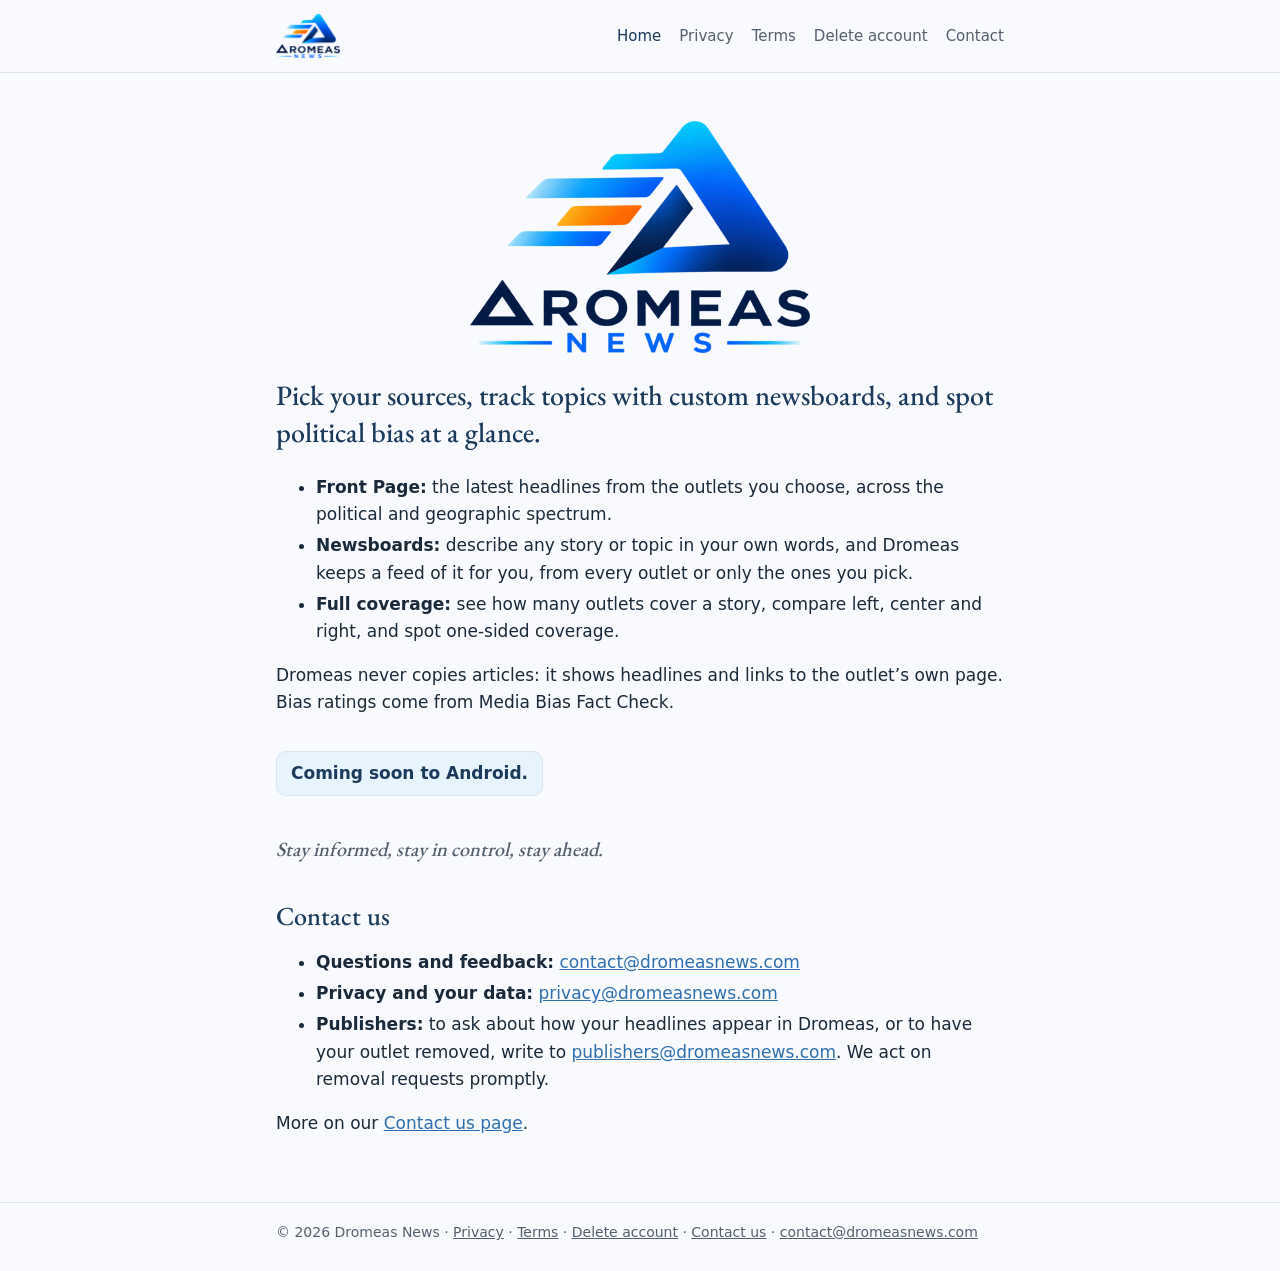
<file: index.html>
<!doctype html>
<html lang="en">
<head>
<meta charset="utf-8">
<meta name="viewport" content="width=device-width, initial-scale=1">
<title>Dromeas News</title>
<meta name="description" content="Pick your sources, track topics with custom newsboards, and spot political bias at a glance.">
<link rel="icon" href="/assets/icon.png">
<link rel="stylesheet" href="/assets/site.css">
</head>
<body>
<header><div class="wrap"><a href="/"><img src="/assets/logo-light.png" class="logo-light" alt="Dromeas News"><img src="/assets/logo-dark.png" class="logo-dark" alt="Dromeas News"></a><nav><a href="/" aria-current="page">Home</a><a href="/privacy/">Privacy</a><a href="/terms/">Terms</a><a href="/delete-account/">Delete account</a><a href="/contact/">Contact</a></nav></div></header>
<main><div class="wrap"><div class="hero"><img src="/assets/logo-light.png" class="logo-light" alt="Dromeas News"><img src="/assets/logo-dark.png" class="logo-dark" alt="Dromeas News"></div><p class="lede">
Pick your sources, track topics with custom newsboards, and spot
political bias at a glance.
</p>
<ul>
<li><strong>Front Page:</strong> the latest headlines from the outlets
you choose, across the political and geographic spectrum.</li>
<li><strong>Newsboards:</strong> describe any story or topic in your own
words, and Dromeas keeps a feed of it for you, from every outlet or only
the ones you pick.</li>
<li><strong>Full coverage:</strong> see how many outlets cover a story,
compare left, center and right, and spot one-sided coverage.</li>
</ul>
<p>Dromeas never copies articles: it shows headlines and links to the
outlet’s own page. Bias ratings come from Media Bias Fact Check.</p>
<p class="soon">
Coming soon to Android.
</p>
<p class="sig">
Stay informed, stay in control, stay ahead.
</p>
<h2 id="contact-us">Contact us</h2>
<ul>
<li><strong>Questions and feedback:</strong> <a
href="mailto:contact@dromeasnews.com">contact@dromeasnews.com</a></li>
<li><strong>Privacy and your data:</strong> <a
href="mailto:privacy@dromeasnews.com">privacy@dromeasnews.com</a></li>
<li><strong>Publishers:</strong> to ask about how your headlines appear
in Dromeas, or to have your outlet removed, write to <a
href="mailto:publishers@dromeasnews.com">publishers@dromeasnews.com</a>.
We act on removal requests promptly.</li>
</ul>
<p>More on our <a href="/contact/">Contact us page</a>.</p>
</div></main>
<footer><div class="wrap">© 2026 Dromeas News · <a href="/privacy/">Privacy</a> · <a href="/terms/">Terms</a> · <a href="/delete-account/">Delete account</a> · <a href="/contact/">Contact us</a> · <a href="mailto:contact@dromeasnews.com">contact@dromeasnews.com</a></div></footer>
</body>
</html>
</file>
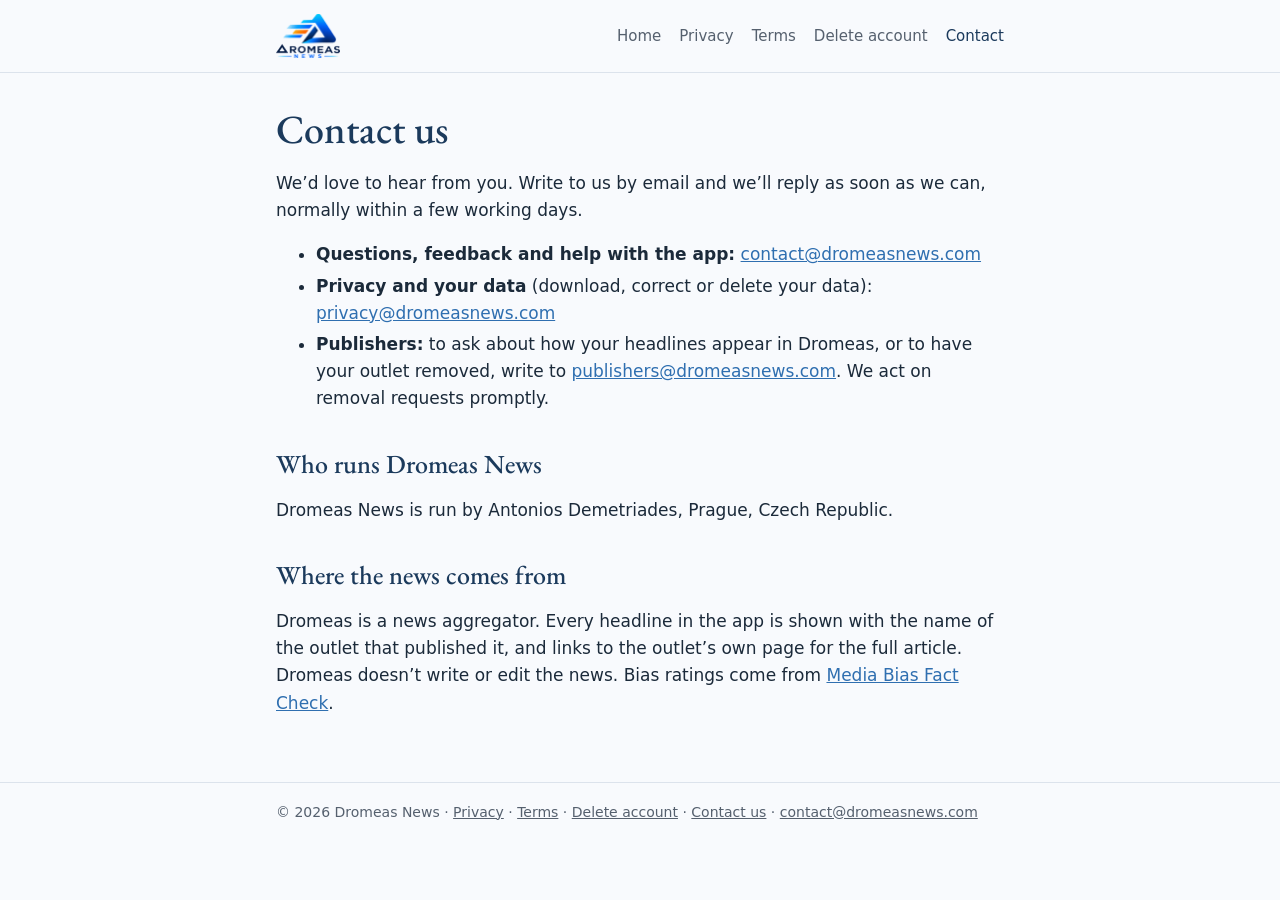
<file: contact/index.html>
<!doctype html>
<html lang="en">
<head>
<meta charset="utf-8">
<meta name="viewport" content="width=device-width, initial-scale=1">
<title>Contact us · Dromeas News</title>
<meta name="description" content="How to contact Dromeas News: questions, feedback, privacy and publisher requests.">
<link rel="icon" href="/assets/icon.png">
<link rel="stylesheet" href="/assets/site.css">
</head>
<body>
<header><div class="wrap"><a href="/"><img src="/assets/logo-light.png" class="logo-light" alt="Dromeas News"><img src="/assets/logo-dark.png" class="logo-dark" alt="Dromeas News"></a><nav><a href="/">Home</a><a href="/privacy/">Privacy</a><a href="/terms/">Terms</a><a href="/delete-account/">Delete account</a><a href="/contact/" aria-current="page">Contact</a></nav></div></header>
<main><div class="wrap"><h1 id="contact-us">Contact us</h1>
<p>We’d love to hear from you. Write to us by email and we’ll reply as
soon as we can, normally within a few working days.</p>
<ul>
<li><strong>Questions, feedback and help with the app:</strong> <a
href="mailto:contact@dromeasnews.com">contact@dromeasnews.com</a></li>
<li><strong>Privacy and your data</strong> (download, correct or delete
your data): <a
href="mailto:privacy@dromeasnews.com">privacy@dromeasnews.com</a></li>
<li><strong>Publishers:</strong> to ask about how your headlines appear
in Dromeas, or to have your outlet removed, write to <a
href="mailto:publishers@dromeasnews.com">publishers@dromeasnews.com</a>.
We act on removal requests promptly.</li>
</ul>
<h2 id="who-runs-dromeas-news">Who runs Dromeas News</h2>
<p>Dromeas News is run by Antonios Demetriades, Prague, Czech
Republic.</p>
<h2 id="where-the-news-comes-from">Where the news comes from</h2>
<p>Dromeas is a news aggregator. Every headline in the app is shown with
the name of the outlet that published it, and links to the outlet’s own
page for the full article. Dromeas doesn’t write or edit the news. Bias
ratings come from <a href="https://mediabiasfactcheck.com/">Media Bias
Fact Check</a>.</p>
</div></main>
<footer><div class="wrap">© 2026 Dromeas News · <a href="/privacy/">Privacy</a> · <a href="/terms/">Terms</a> · <a href="/delete-account/">Delete account</a> · <a href="/contact/">Contact us</a> · <a href="mailto:contact@dromeasnews.com">contact@dromeasnews.com</a></div></footer>
</body>
</html>
</file>
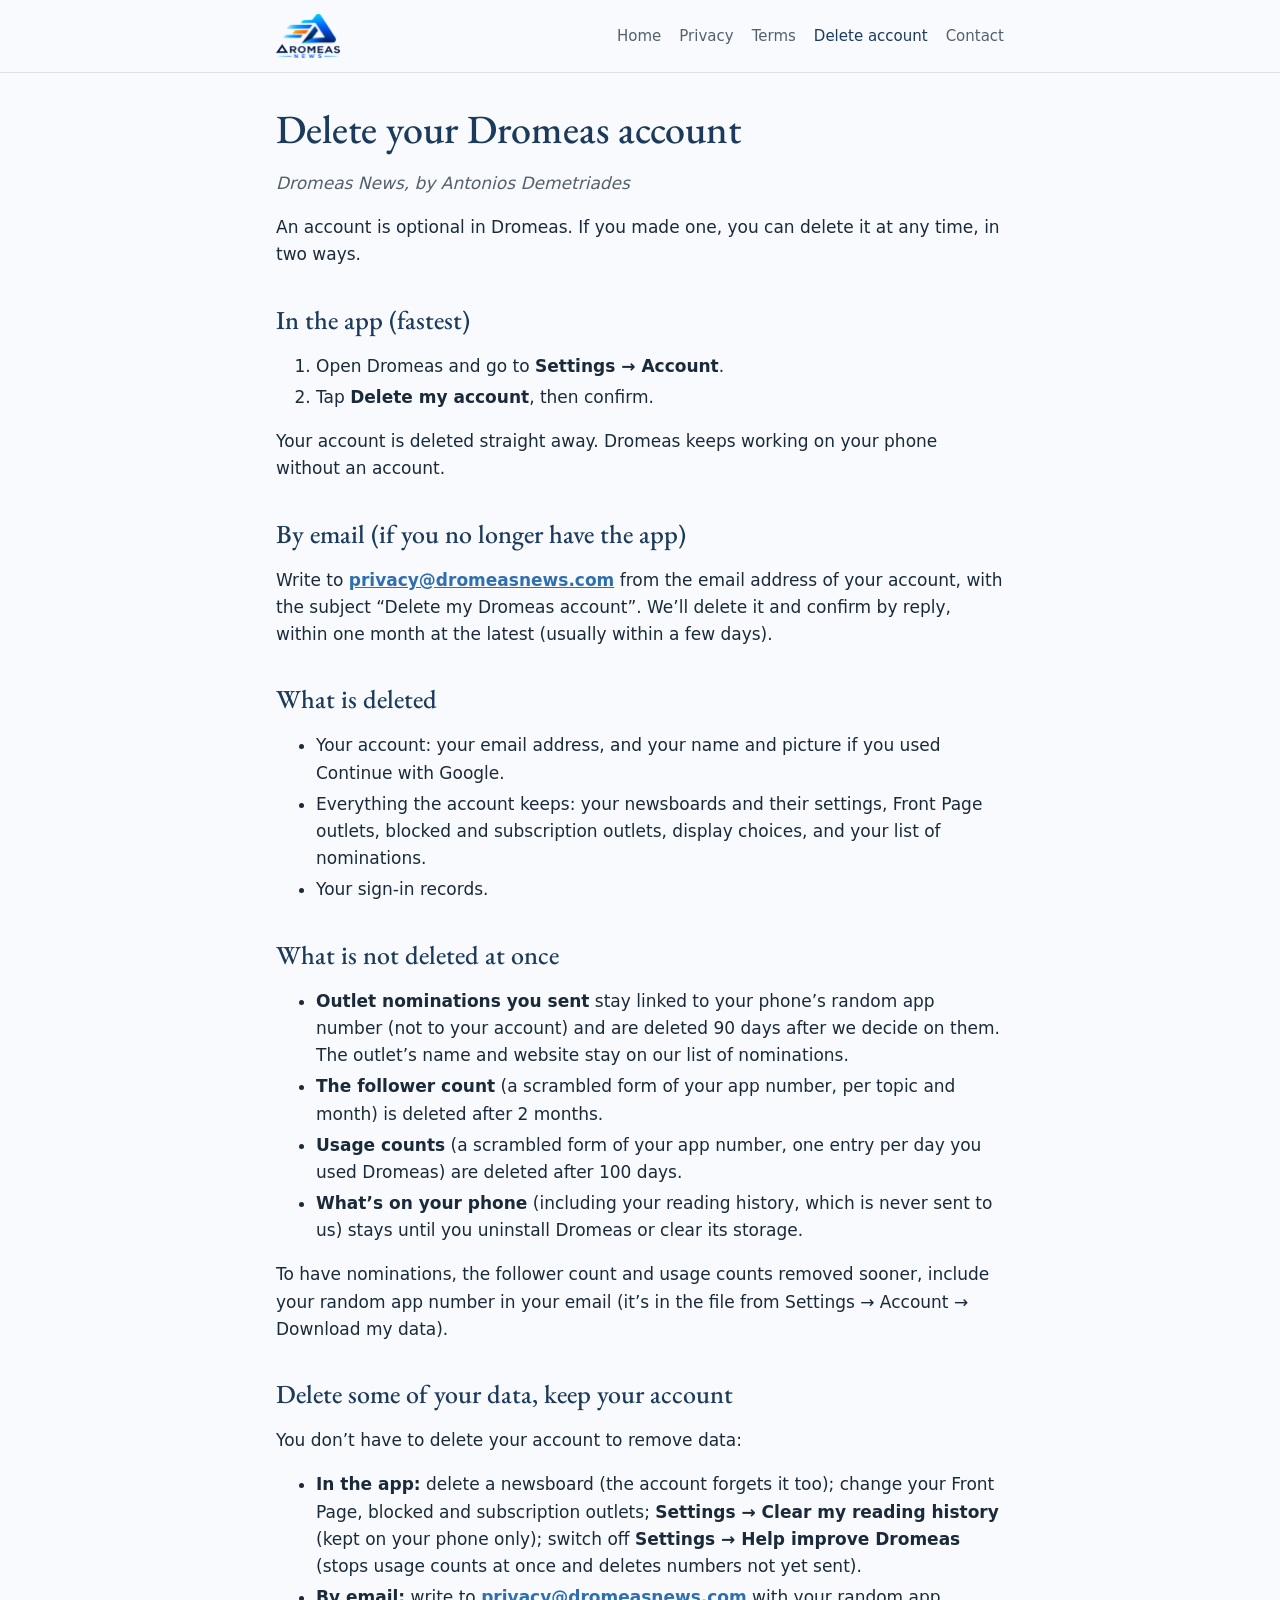
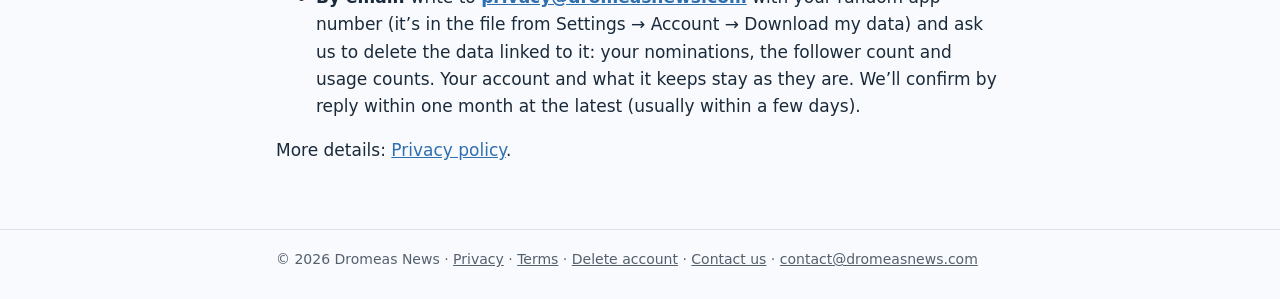
<file: delete-account/index.html>
<!doctype html>
<html lang="en">
<head>
<meta charset="utf-8">
<meta name="viewport" content="width=device-width, initial-scale=1">
<title>Delete your Dromeas account · Dromeas News</title>
<meta name="description" content="How to delete your Dromeas News account and its data, in the app or by email.">
<link rel="icon" href="/assets/icon.png">
<link rel="stylesheet" href="/assets/site.css">
</head>
<body>
<header><div class="wrap"><a href="/"><img src="/assets/logo-light.png" class="logo-light" alt="Dromeas News"><img src="/assets/logo-dark.png" class="logo-dark" alt="Dromeas News"></a><nav><a href="/">Home</a><a href="/privacy/">Privacy</a><a href="/terms/">Terms</a><a href="/delete-account/" aria-current="page">Delete account</a><a href="/contact/">Contact</a></nav></div></header>
<main><div class="wrap"><h1 id="delete-your-dromeas-account">Delete your Dromeas account</h1>
<p><em>Dromeas News, by Antonios Demetriades</em></p>
<p>An account is optional in Dromeas. If you made one, you can delete it
at any time, in two ways.</p>
<h2 id="in-the-app-fastest">In the app (fastest)</h2>
<ol type="1">
<li>Open Dromeas and go to <strong>Settings → Account</strong>.</li>
<li>Tap <strong>Delete my account</strong>, then confirm.</li>
</ol>
<p>Your account is deleted straight away. Dromeas keeps working on your
phone without an account.</p>
<h2 id="by-email-if-you-no-longer-have-the-app">By email (if you no
longer have the app)</h2>
<p>Write to <strong><a
href="mailto:privacy@dromeasnews.com?subject=Delete%20my%20Dromeas%20account">privacy@dromeasnews.com</a></strong>
from the email address of your account, with the subject “Delete my
Dromeas account”. We’ll delete it and confirm by reply, within one month
at the latest (usually within a few days).</p>
<h2 id="what-is-deleted">What is deleted</h2>
<ul>
<li>Your account: your email address, and your name and picture if you
used Continue with Google.</li>
<li>Everything the account keeps: your newsboards and their settings,
Front Page outlets, blocked and subscription outlets, display choices,
and your list of nominations.</li>
<li>Your sign-in records.</li>
</ul>
<h2 id="what-is-not-deleted-at-once">What is not deleted at once</h2>
<ul>
<li><strong>Outlet nominations you sent</strong> stay linked to your
phone’s random app number (not to your account) and are deleted 90 days
after we decide on them. The outlet’s name and website stay on our list
of nominations.</li>
<li><strong>The follower count</strong> (a scrambled form of your app
number, per topic and month) is deleted after 2 months.</li>
<li><strong>Usage counts</strong> (a scrambled form of your app number,
one entry per day you used Dromeas) are deleted after 100 days.</li>
<li><strong>What’s on your phone</strong> (including your reading
history, which is never sent to us) stays until you uninstall Dromeas or
clear its storage.</li>
</ul>
<p>To have nominations, the follower count and usage counts removed
sooner, include your random app number in your email (it’s in the file
from Settings → Account → Download my data).</p>
<h2 id="delete-some-of-your-data-keep-your-account">Delete some of your
data, keep your account</h2>
<p>You don’t have to delete your account to remove data:</p>
<ul>
<li><strong>In the app:</strong> delete a newsboard (the account forgets
it too); change your Front Page, blocked and subscription outlets;
<strong>Settings → Clear my reading history</strong> (kept on your phone
only); switch off <strong>Settings → Help improve Dromeas</strong>
(stops usage counts at once and deletes numbers not yet sent).</li>
<li><strong>By email:</strong> write to <strong><a
href="mailto:privacy@dromeasnews.com?subject=Delete%20my%20app%20data">privacy@dromeasnews.com</a></strong>
with your random app number (it’s in the file from Settings → Account →
Download my data) and ask us to delete the data linked to it: your
nominations, the follower count and usage counts. Your account and what
it keeps stay as they are. We’ll confirm by reply within one month at
the latest (usually within a few days).</li>
</ul>
<p>More details: <a href="/privacy/">Privacy policy</a>.</p>
</div></main>
<footer><div class="wrap">© 2026 Dromeas News · <a href="/privacy/">Privacy</a> · <a href="/terms/">Terms</a> · <a href="/delete-account/">Delete account</a> · <a href="/contact/">Contact us</a> · <a href="mailto:contact@dromeasnews.com">contact@dromeasnews.com</a></div></footer>
</body>
</html>
</file>
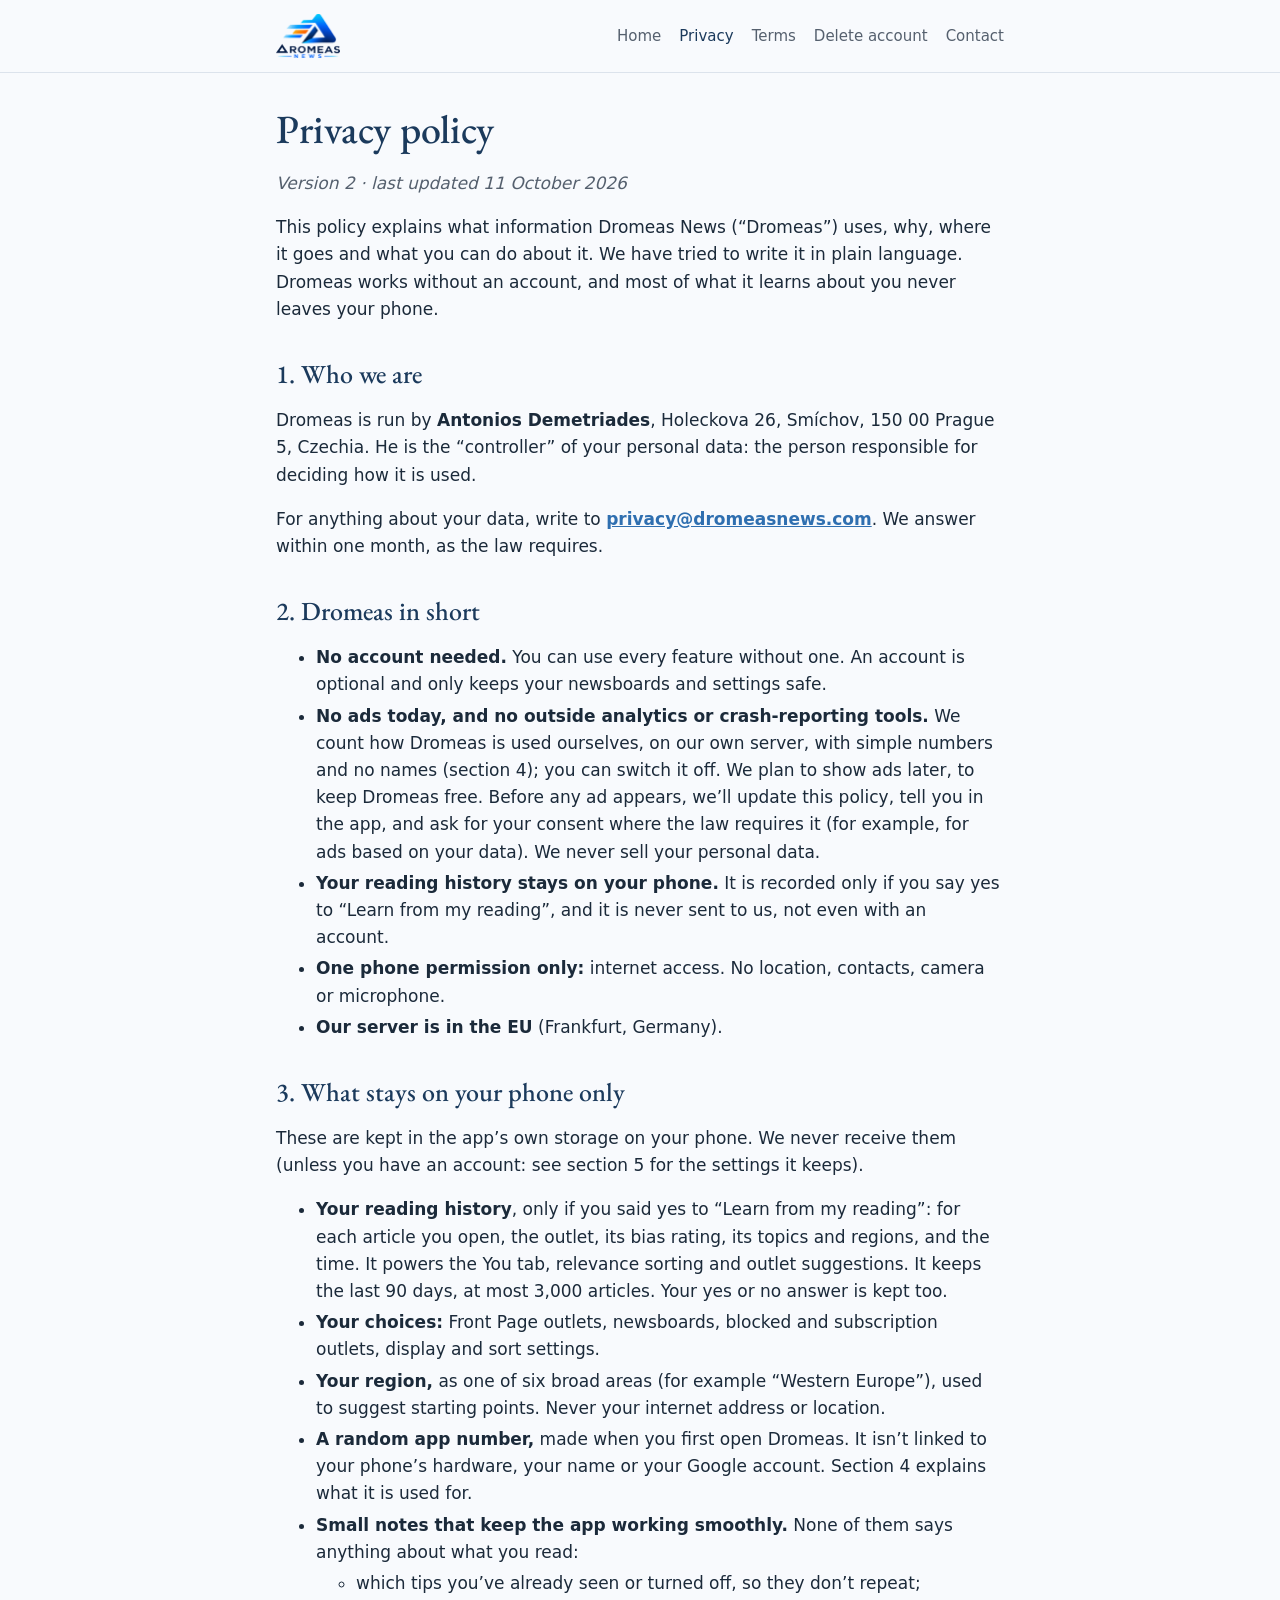
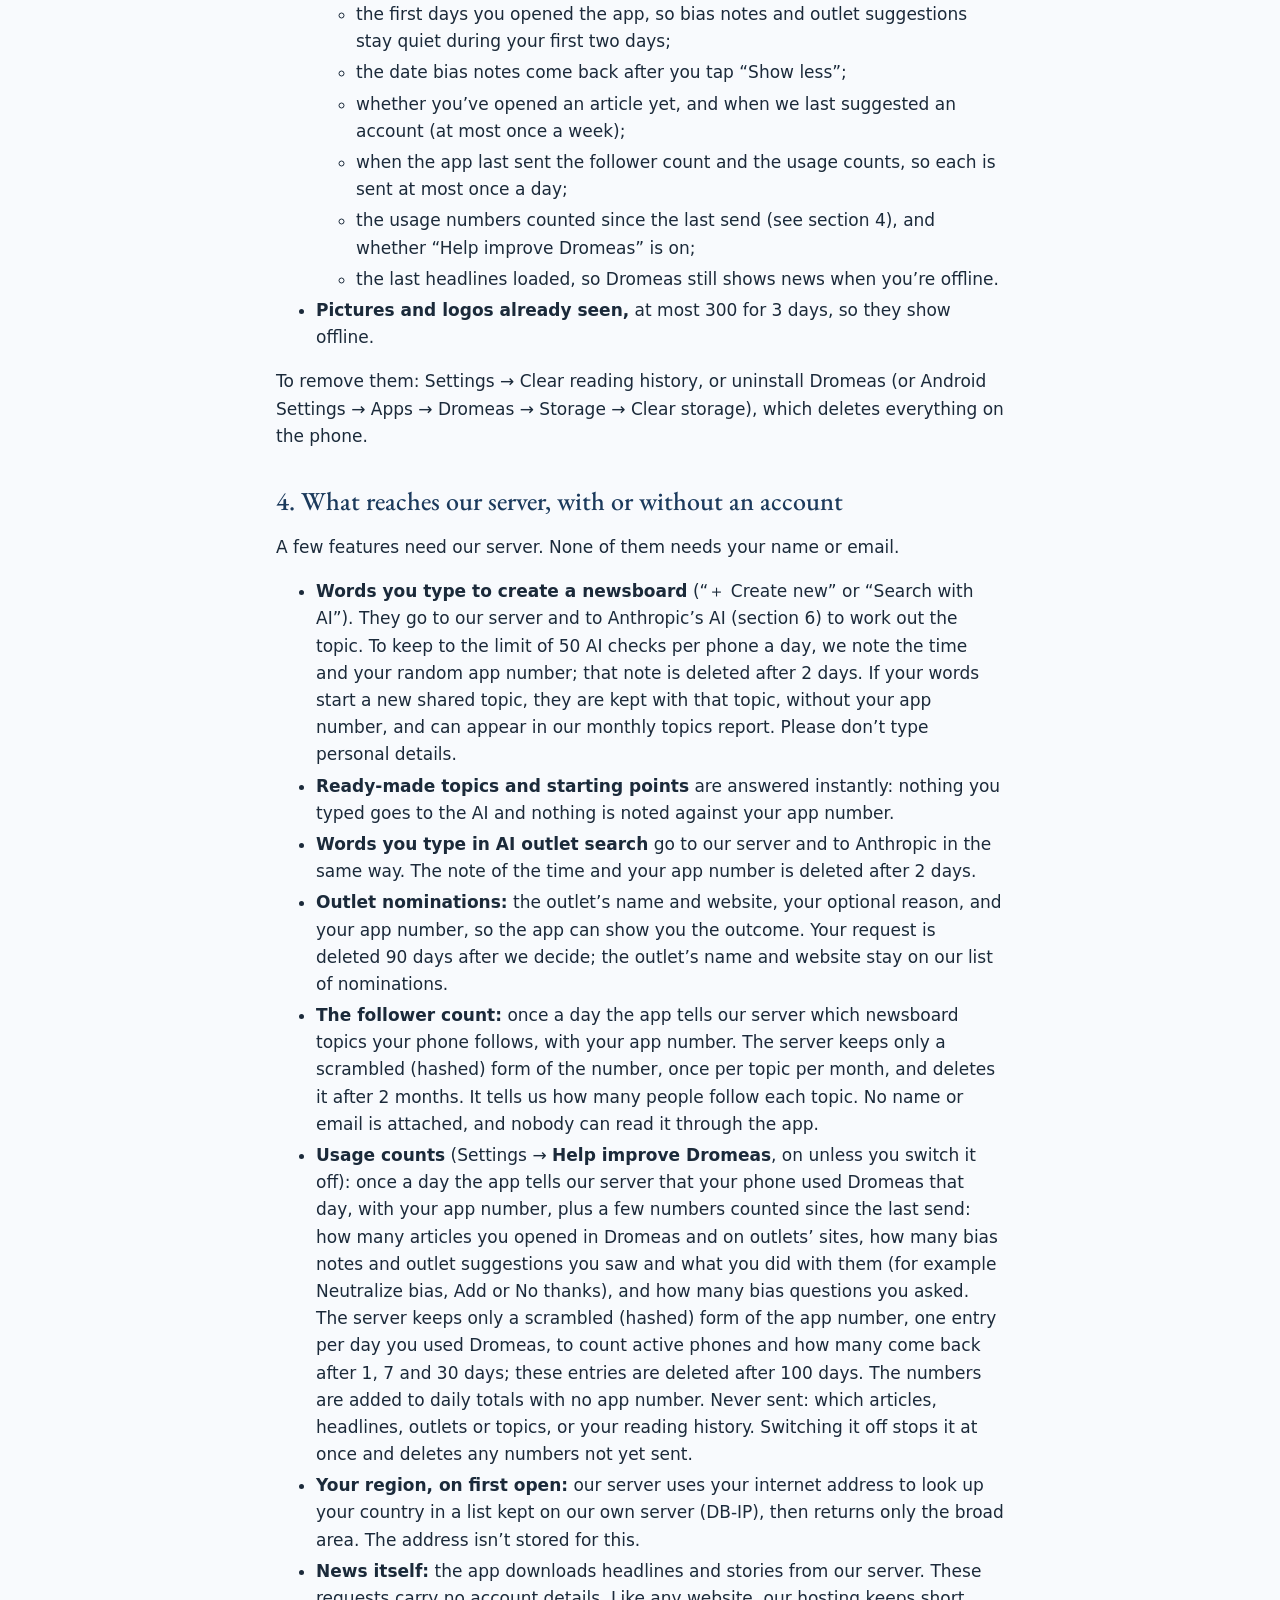
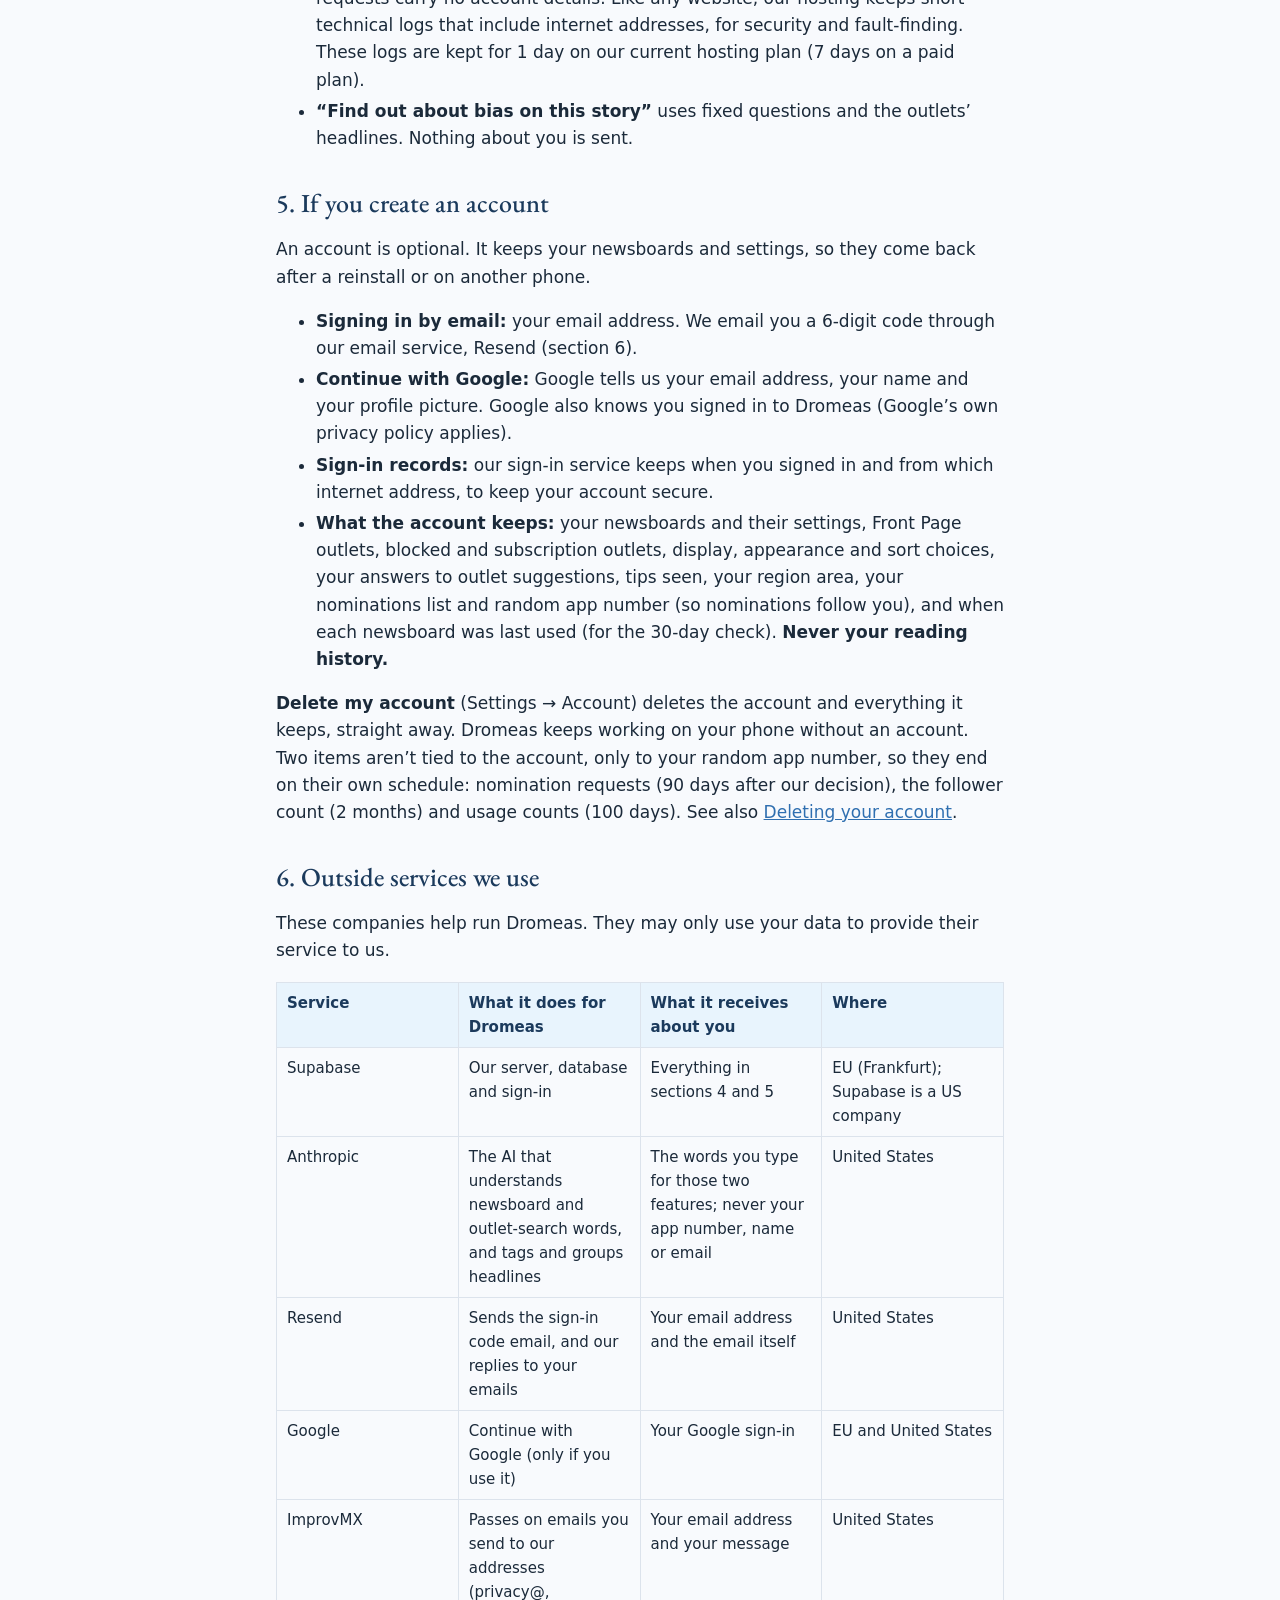
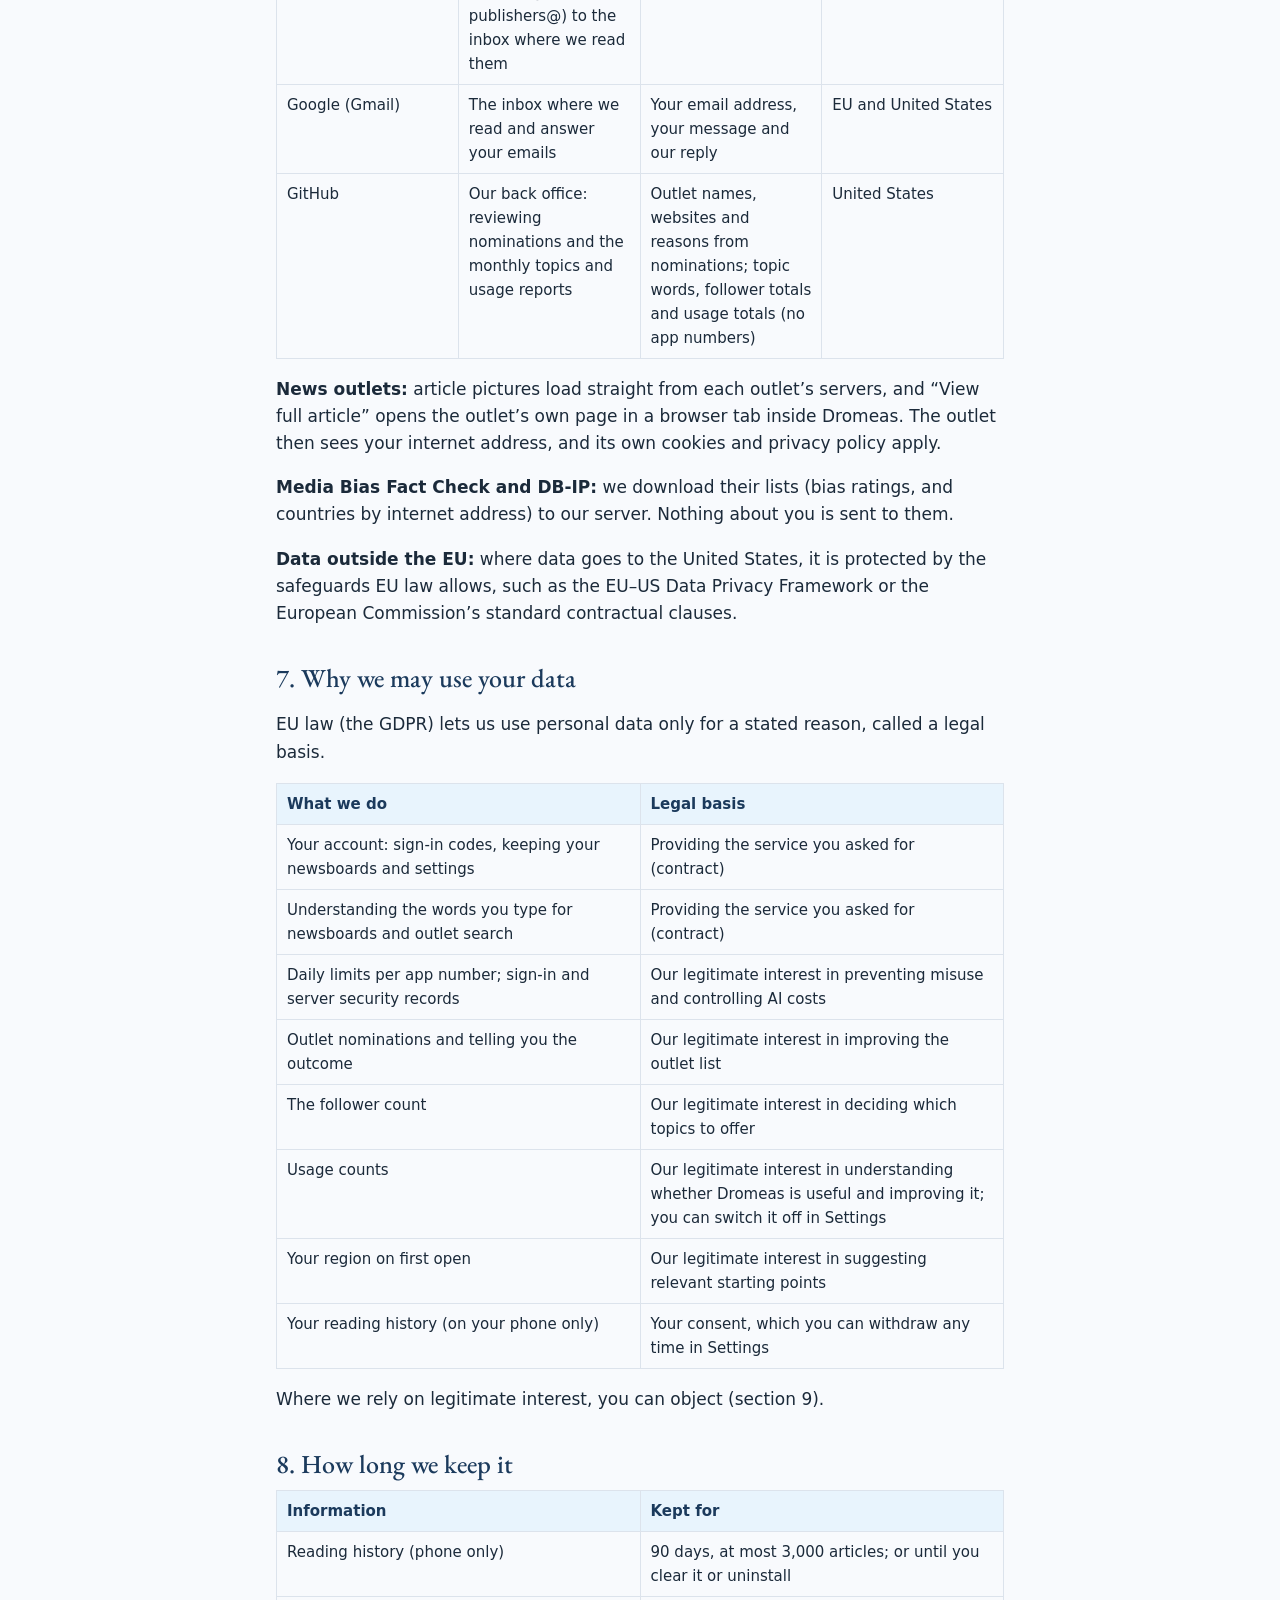
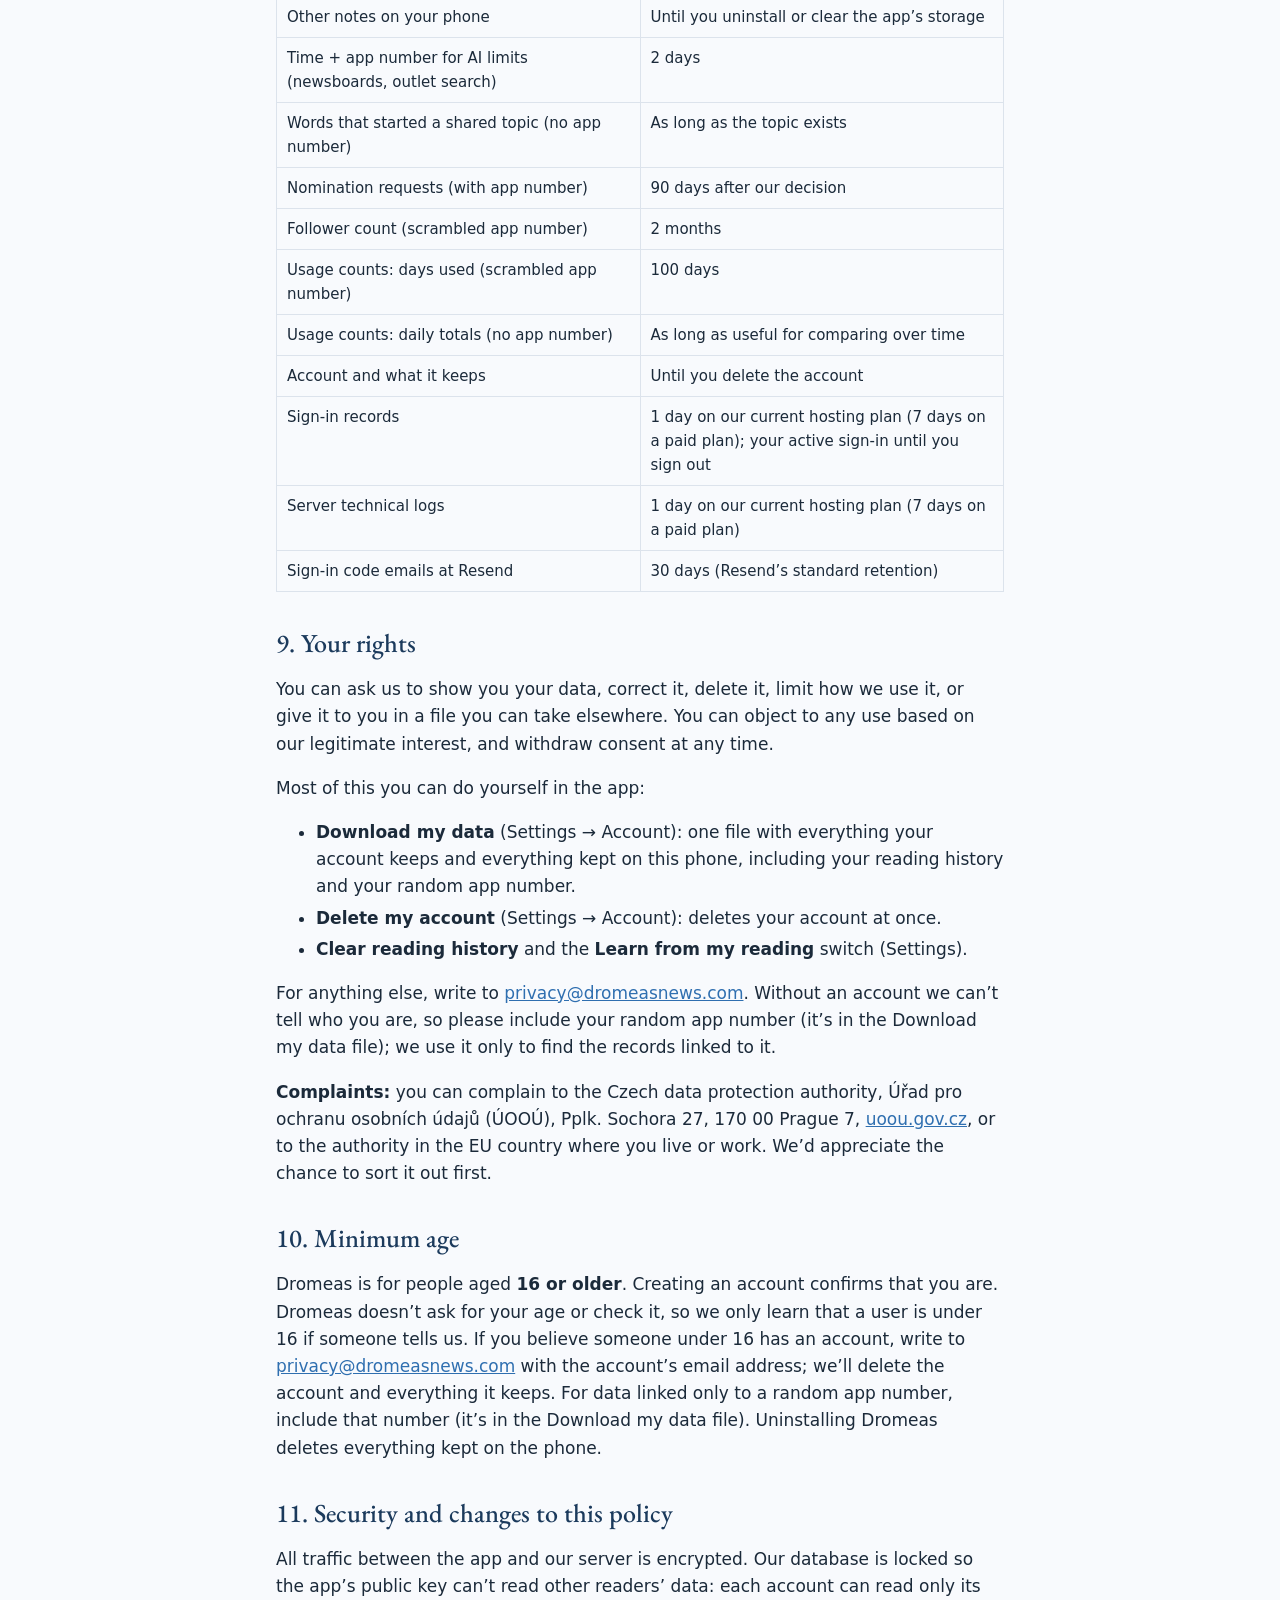
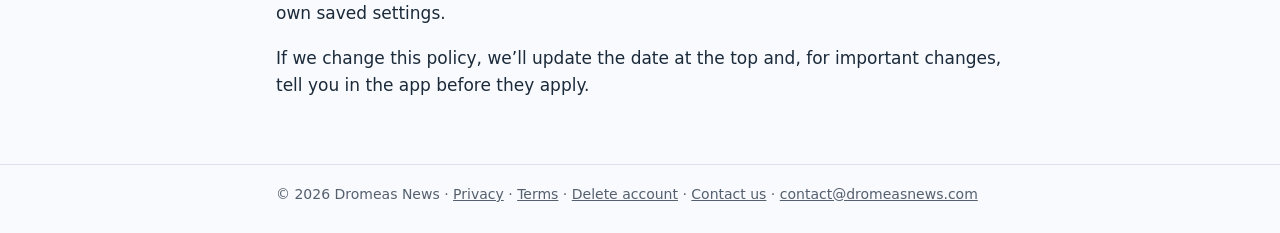
<file: privacy/index.html>
<!doctype html>
<html lang="en">
<head>
<meta charset="utf-8">
<meta name="viewport" content="width=device-width, initial-scale=1">
<title>Privacy policy · Dromeas News</title>
<meta name="description" content="What information Dromeas News uses, why, where it goes and what you can do about it.">
<link rel="icon" href="/assets/icon.png">
<link rel="stylesheet" href="/assets/site.css">
</head>
<body>
<header><div class="wrap"><a href="/"><img src="/assets/logo-light.png" class="logo-light" alt="Dromeas News"><img src="/assets/logo-dark.png" class="logo-dark" alt="Dromeas News"></a><nav><a href="/">Home</a><a href="/privacy/" aria-current="page">Privacy</a><a href="/terms/">Terms</a><a href="/delete-account/">Delete account</a><a href="/contact/">Contact</a></nav></div></header>
<main><div class="wrap"><h1 id="privacy-policy">Privacy policy</h1>
<p><em>Version 2 · last updated 11 October 2026</em></p>
<p>This policy explains what information Dromeas News (“Dromeas”) uses,
why, where it goes and what you can do about it. We have tried to write
it in plain language. Dromeas works without an account, and most of what
it learns about you never leaves your phone.</p>
<h2 id="who-we-are">1. Who we are</h2>
<p>Dromeas is run by <strong>Antonios Demetriades</strong>, Holeckova
26, Smíchov, 150 00 Prague 5, Czechia. He is the “controller” of your
personal data: the person responsible for deciding how it is used.</p>
<p>For anything about your data, write to <strong><a
href="mailto:privacy@dromeasnews.com">privacy@dromeasnews.com</a></strong>.
We answer within one month, as the law requires.</p>
<h2 id="dromeas-in-short">2. Dromeas in short</h2>
<ul>
<li><strong>No account needed.</strong> You can use every feature
without one. An account is optional and only keeps your newsboards and
settings safe.</li>
<li><strong>No ads today, and no outside analytics or crash-reporting
tools.</strong> We count how Dromeas is used ourselves, on our own
server, with simple numbers and no names (section 4); you can switch it
off. We plan to show ads later, to keep Dromeas free. Before any ad
appears, we’ll update this policy, tell you in the app, and ask for your
consent where the law requires it (for example, for ads based on your
data). We never sell your personal data.</li>
<li><strong>Your reading history stays on your phone.</strong> It is
recorded only if you say yes to “Learn from my reading”, and it is never
sent to us, not even with an account.</li>
<li><strong>One phone permission only:</strong> internet access. No
location, contacts, camera or microphone.</li>
<li><strong>Our server is in the EU</strong> (Frankfurt, Germany).</li>
</ul>
<h2 id="what-stays-on-your-phone-only">3. What stays on your phone
only</h2>
<p>These are kept in the app’s own storage on your phone. We never
receive them (unless you have an account: see section 5 for the settings
it keeps).</p>
<ul>
<li><strong>Your reading history</strong>, only if you said yes to
“Learn from my reading”: for each article you open, the outlet, its bias
rating, its topics and regions, and the time. It powers the You tab,
relevance sorting and outlet suggestions. It keeps the last 90 days, at
most 3,000 articles. Your yes or no answer is kept too.</li>
<li><strong>Your choices:</strong> Front Page outlets, newsboards,
blocked and subscription outlets, display and sort settings.</li>
<li><strong>Your region,</strong> as one of six broad areas (for example
“Western Europe”), used to suggest starting points. Never your internet
address or location.</li>
<li><strong>A random app number,</strong> made when you first open
Dromeas. It isn’t linked to your phone’s hardware, your name or your
Google account. Section 4 explains what it is used for.</li>
<li><strong>Small notes that keep the app working smoothly.</strong>
None of them says anything about what you read:
<ul>
<li>which tips you’ve already seen or turned off, so they don’t
repeat;</li>
<li>the first days you opened the app, so bias notes and outlet
suggestions stay quiet during your first two days;</li>
<li>the date bias notes come back after you tap “Show less”;</li>
<li>whether you’ve opened an article yet, and when we last suggested an
account (at most once a week);</li>
<li>when the app last sent the follower count and the usage counts, so
each is sent at most once a day;</li>
<li>the usage numbers counted since the last send (see section 4), and
whether “Help improve Dromeas” is on;</li>
<li>the last headlines loaded, so Dromeas still shows news when you’re
offline.</li>
</ul></li>
<li><strong>Pictures and logos already seen,</strong> at most 300 for 3
days, so they show offline.</li>
</ul>
<p>To remove them: Settings → Clear reading history, or uninstall
Dromeas (or Android Settings → Apps → Dromeas → Storage → Clear
storage), which deletes everything on the phone.</p>
<h2 id="what-reaches-our-server-with-or-without-an-account">4. What
reaches our server, with or without an account</h2>
<p>A few features need our server. None of them needs your name or
email.</p>
<ul>
<li><strong>Words you type to create a newsboard</strong> (“＋ Create
new” or “Search with AI”). They go to our server and to Anthropic’s AI
(section 6) to work out the topic. To keep to the limit of 50 AI checks
per phone a day, we note the time and your random app number; that note
is deleted after 2 days. If your words start a new shared topic, they
are kept with that topic, without your app number, and can appear in our
monthly topics report. Please don’t type personal details.</li>
<li><strong>Ready-made topics and starting points</strong> are answered
instantly: nothing you typed goes to the AI and nothing is noted against
your app number.</li>
<li><strong>Words you type in AI outlet search</strong> go to our server
and to Anthropic in the same way. The note of the time and your app
number is deleted after 2 days.</li>
<li><strong>Outlet nominations:</strong> the outlet’s name and website,
your optional reason, and your app number, so the app can show you the
outcome. Your request is deleted 90 days after we decide; the outlet’s
name and website stay on our list of nominations.</li>
<li><strong>The follower count:</strong> once a day the app tells our
server which newsboard topics your phone follows, with your app number.
The server keeps only a scrambled (hashed) form of the number, once per
topic per month, and deletes it after 2 months. It tells us how many
people follow each topic. No name or email is attached, and nobody can
read it through the app.</li>
<li><strong>Usage counts</strong> (Settings → <strong>Help improve
Dromeas</strong>, on unless you switch it off): once a day the app tells
our server that your phone used Dromeas that day, with your app number,
plus a few numbers counted since the last send: how many articles you
opened in Dromeas and on outlets’ sites, how many bias notes and outlet
suggestions you saw and what you did with them (for example Neutralize
bias, Add or No thanks), and how many bias questions you asked. The
server keeps only a scrambled (hashed) form of the app number, one entry
per day you used Dromeas, to count active phones and how many come back
after 1, 7 and 30 days; these entries are deleted after 100 days. The
numbers are added to daily totals with no app number. Never sent: which
articles, headlines, outlets or topics, or your reading history.
Switching it off stops it at once and deletes any numbers not yet
sent.</li>
<li><strong>Your region, on first open:</strong> our server uses your
internet address to look up your country in a list kept on our own
server (DB-IP), then returns only the broad area. The address isn’t
stored for this.</li>
<li><strong>News itself:</strong> the app downloads headlines and
stories from our server. These requests carry no account details. Like
any website, our hosting keeps short technical logs that include
internet addresses, for security and fault-finding. These logs are kept
for 1 day on our current hosting plan (7 days on a paid plan).</li>
<li><strong>“Find out about bias on this story”</strong> uses fixed
questions and the outlets’ headlines. Nothing about you is sent.</li>
</ul>
<h2 id="if-you-create-an-account">5. If you create an account</h2>
<p>An account is optional. It keeps your newsboards and settings, so
they come back after a reinstall or on another phone.</p>
<ul>
<li><strong>Signing in by email:</strong> your email address. We email
you a 6-digit code through our email service, Resend (section 6).</li>
<li><strong>Continue with Google:</strong> Google tells us your email
address, your name and your profile picture. Google also knows you
signed in to Dromeas (Google’s own privacy policy applies).</li>
<li><strong>Sign-in records:</strong> our sign-in service keeps when you
signed in and from which internet address, to keep your account
secure.</li>
<li><strong>What the account keeps:</strong> your newsboards and their
settings, Front Page outlets, blocked and subscription outlets, display,
appearance and sort choices, your answers to outlet suggestions, tips
seen, your region area, your nominations list and random app number (so
nominations follow you), and when each newsboard was last used (for the
30-day check). <strong>Never your reading history.</strong></li>
</ul>
<p><strong>Delete my account</strong> (Settings → Account) deletes the
account and everything it keeps, straight away. Dromeas keeps working on
your phone without an account. Two items aren’t tied to the account,
only to your random app number, so they end on their own schedule:
nomination requests (90 days after our decision), the follower count (2
months) and usage counts (100 days). See also <a
href="/delete-account/">Deleting your account</a>.</p>
<h2 id="outside-services-we-use">6. Outside services we use</h2>
<p>These companies help run Dromeas. They may only use your data to
provide their service to us.</p>
<table>
<colgroup>
<col style="width: 25%" />
<col style="width: 25%" />
<col style="width: 25%" />
<col style="width: 25%" />
</colgroup>
<thead>
<tr class="header">
<th>Service</th>
<th>What it does for Dromeas</th>
<th>What it receives about you</th>
<th>Where</th>
</tr>
</thead>
<tbody>
<tr class="odd">
<td>Supabase</td>
<td>Our server, database and sign-in</td>
<td>Everything in sections 4 and 5</td>
<td>EU (Frankfurt); Supabase is a US company</td>
</tr>
<tr class="even">
<td>Anthropic</td>
<td>The AI that understands newsboard and outlet-search words, and tags
and groups headlines</td>
<td>The words you type for those two features; never your app number,
name or email</td>
<td>United States</td>
</tr>
<tr class="odd">
<td>Resend</td>
<td>Sends the sign-in code email, and our replies to your emails</td>
<td>Your email address and the email itself</td>
<td>United States</td>
</tr>
<tr class="even">
<td>Google</td>
<td>Continue with Google (only if you use it)</td>
<td>Your Google sign-in</td>
<td>EU and United States</td>
</tr>
<tr class="odd">
<td>ImprovMX</td>
<td>Passes on emails you send to our addresses (privacy@, publishers@)
to the inbox where we read them</td>
<td>Your email address and your message</td>
<td>United States</td>
</tr>
<tr class="even">
<td>Google (Gmail)</td>
<td>The inbox where we read and answer your emails</td>
<td>Your email address, your message and our reply</td>
<td>EU and United States</td>
</tr>
<tr class="odd">
<td>GitHub</td>
<td>Our back office: reviewing nominations and the monthly topics and
usage reports</td>
<td>Outlet names, websites and reasons from nominations; topic words,
follower totals and usage totals (no app numbers)</td>
<td>United States</td>
</tr>
</tbody>
</table>
<p><strong>News outlets:</strong> article pictures load straight from
each outlet’s servers, and “View full article” opens the outlet’s own
page in a browser tab inside Dromeas. The outlet then sees your internet
address, and its own cookies and privacy policy apply.</p>
<p><strong>Media Bias Fact Check and DB-IP:</strong> we download their
lists (bias ratings, and countries by internet address) to our server.
Nothing about you is sent to them.</p>
<p><strong>Data outside the EU:</strong> where data goes to the United
States, it is protected by the safeguards EU law allows, such as the
EU–US Data Privacy Framework or the European Commission’s standard
contractual clauses.</p>
<h2 id="why-we-may-use-your-data">7. Why we may use your data</h2>
<p>EU law (the GDPR) lets us use personal data only for a stated reason,
called a legal basis.</p>
<table>
<colgroup>
<col style="width: 50%" />
<col style="width: 50%" />
</colgroup>
<thead>
<tr class="header">
<th>What we do</th>
<th>Legal basis</th>
</tr>
</thead>
<tbody>
<tr class="odd">
<td>Your account: sign-in codes, keeping your newsboards and
settings</td>
<td>Providing the service you asked for (contract)</td>
</tr>
<tr class="even">
<td>Understanding the words you type for newsboards and outlet
search</td>
<td>Providing the service you asked for (contract)</td>
</tr>
<tr class="odd">
<td>Daily limits per app number; sign-in and server security
records</td>
<td>Our legitimate interest in preventing misuse and controlling AI
costs</td>
</tr>
<tr class="even">
<td>Outlet nominations and telling you the outcome</td>
<td>Our legitimate interest in improving the outlet list</td>
</tr>
<tr class="odd">
<td>The follower count</td>
<td>Our legitimate interest in deciding which topics to offer</td>
</tr>
<tr class="even">
<td>Usage counts</td>
<td>Our legitimate interest in understanding whether Dromeas is useful
and improving it; you can switch it off in Settings</td>
</tr>
<tr class="odd">
<td>Your region on first open</td>
<td>Our legitimate interest in suggesting relevant starting points</td>
</tr>
<tr class="even">
<td>Your reading history (on your phone only)</td>
<td>Your consent, which you can withdraw any time in Settings</td>
</tr>
</tbody>
</table>
<p>Where we rely on legitimate interest, you can object (section 9).</p>
<h2 id="how-long-we-keep-it">8. How long we keep it</h2>
<table>
<colgroup>
<col style="width: 50%" />
<col style="width: 50%" />
</colgroup>
<thead>
<tr class="header">
<th>Information</th>
<th>Kept for</th>
</tr>
</thead>
<tbody>
<tr class="odd">
<td>Reading history (phone only)</td>
<td>90 days, at most 3,000 articles; or until you clear it or
uninstall</td>
</tr>
<tr class="even">
<td>Other notes on your phone</td>
<td>Until you uninstall or clear the app’s storage</td>
</tr>
<tr class="odd">
<td>Time + app number for AI limits (newsboards, outlet search)</td>
<td>2 days</td>
</tr>
<tr class="even">
<td>Words that started a shared topic (no app number)</td>
<td>As long as the topic exists</td>
</tr>
<tr class="odd">
<td>Nomination requests (with app number)</td>
<td>90 days after our decision</td>
</tr>
<tr class="even">
<td>Follower count (scrambled app number)</td>
<td>2 months</td>
</tr>
<tr class="odd">
<td>Usage counts: days used (scrambled app number)</td>
<td>100 days</td>
</tr>
<tr class="even">
<td>Usage counts: daily totals (no app number)</td>
<td>As long as useful for comparing over time</td>
</tr>
<tr class="odd">
<td>Account and what it keeps</td>
<td>Until you delete the account</td>
</tr>
<tr class="even">
<td>Sign-in records</td>
<td>1 day on our current hosting plan (7 days on a paid plan); your
active sign-in until you sign out</td>
</tr>
<tr class="odd">
<td>Server technical logs</td>
<td>1 day on our current hosting plan (7 days on a paid plan)</td>
</tr>
<tr class="even">
<td>Sign-in code emails at Resend</td>
<td>30 days (Resend’s standard retention)</td>
</tr>
</tbody>
</table>
<h2 id="your-rights">9. Your rights</h2>
<p>You can ask us to show you your data, correct it, delete it, limit
how we use it, or give it to you in a file you can take elsewhere. You
can object to any use based on our legitimate interest, and withdraw
consent at any time.</p>
<p>Most of this you can do yourself in the app:</p>
<ul>
<li><strong>Download my data</strong> (Settings → Account): one file
with everything your account keeps and everything kept on this phone,
including your reading history and your random app number.</li>
<li><strong>Delete my account</strong> (Settings → Account): deletes
your account at once.</li>
<li><strong>Clear reading history</strong> and the <strong>Learn from my
reading</strong> switch (Settings).</li>
</ul>
<p>For anything else, write to <a
href="mailto:privacy@dromeasnews.com">privacy@dromeasnews.com</a>.
Without an account we can’t tell who you are, so please include your
random app number (it’s in the Download my data file); we use it only to
find the records linked to it.</p>
<p><strong>Complaints:</strong> you can complain to the Czech data
protection authority, Úřad pro ochranu osobních údajů (ÚOOÚ), Pplk.
Sochora 27, 170 00 Prague 7, <a
href="https://uoou.gov.cz">uoou.gov.cz</a>, or to the authority in the
EU country where you live or work. We’d appreciate the chance to sort it
out first.</p>
<h2 id="minimum-age">10. Minimum age</h2>
<p>Dromeas is for people aged <strong>16 or older</strong>. Creating an
account confirms that you are. Dromeas doesn’t ask for your age or check
it, so we only learn that a user is under 16 if someone tells us. If you
believe someone under 16 has an account, write to <a
href="mailto:privacy@dromeasnews.com">privacy@dromeasnews.com</a> with
the account’s email address; we’ll delete the account and everything it
keeps. For data linked only to a random app number, include that number
(it’s in the Download my data file). Uninstalling Dromeas deletes
everything kept on the phone.</p>
<h2 id="security-and-changes-to-this-policy">11. Security and changes to
this policy</h2>
<p>All traffic between the app and our server is encrypted. Our database
is locked so the app’s public key can’t read other readers’ data: each
account can read only its own saved settings.</p>
<p>If we change this policy, we’ll update the date at the top and, for
important changes, tell you in the app before they apply.</p>
</div></main>
<footer><div class="wrap">© 2026 Dromeas News · <a href="/privacy/">Privacy</a> · <a href="/terms/">Terms</a> · <a href="/delete-account/">Delete account</a> · <a href="/contact/">Contact us</a> · <a href="mailto:contact@dromeasnews.com">contact@dromeasnews.com</a></div></footer>
</body>
</html>
</file>
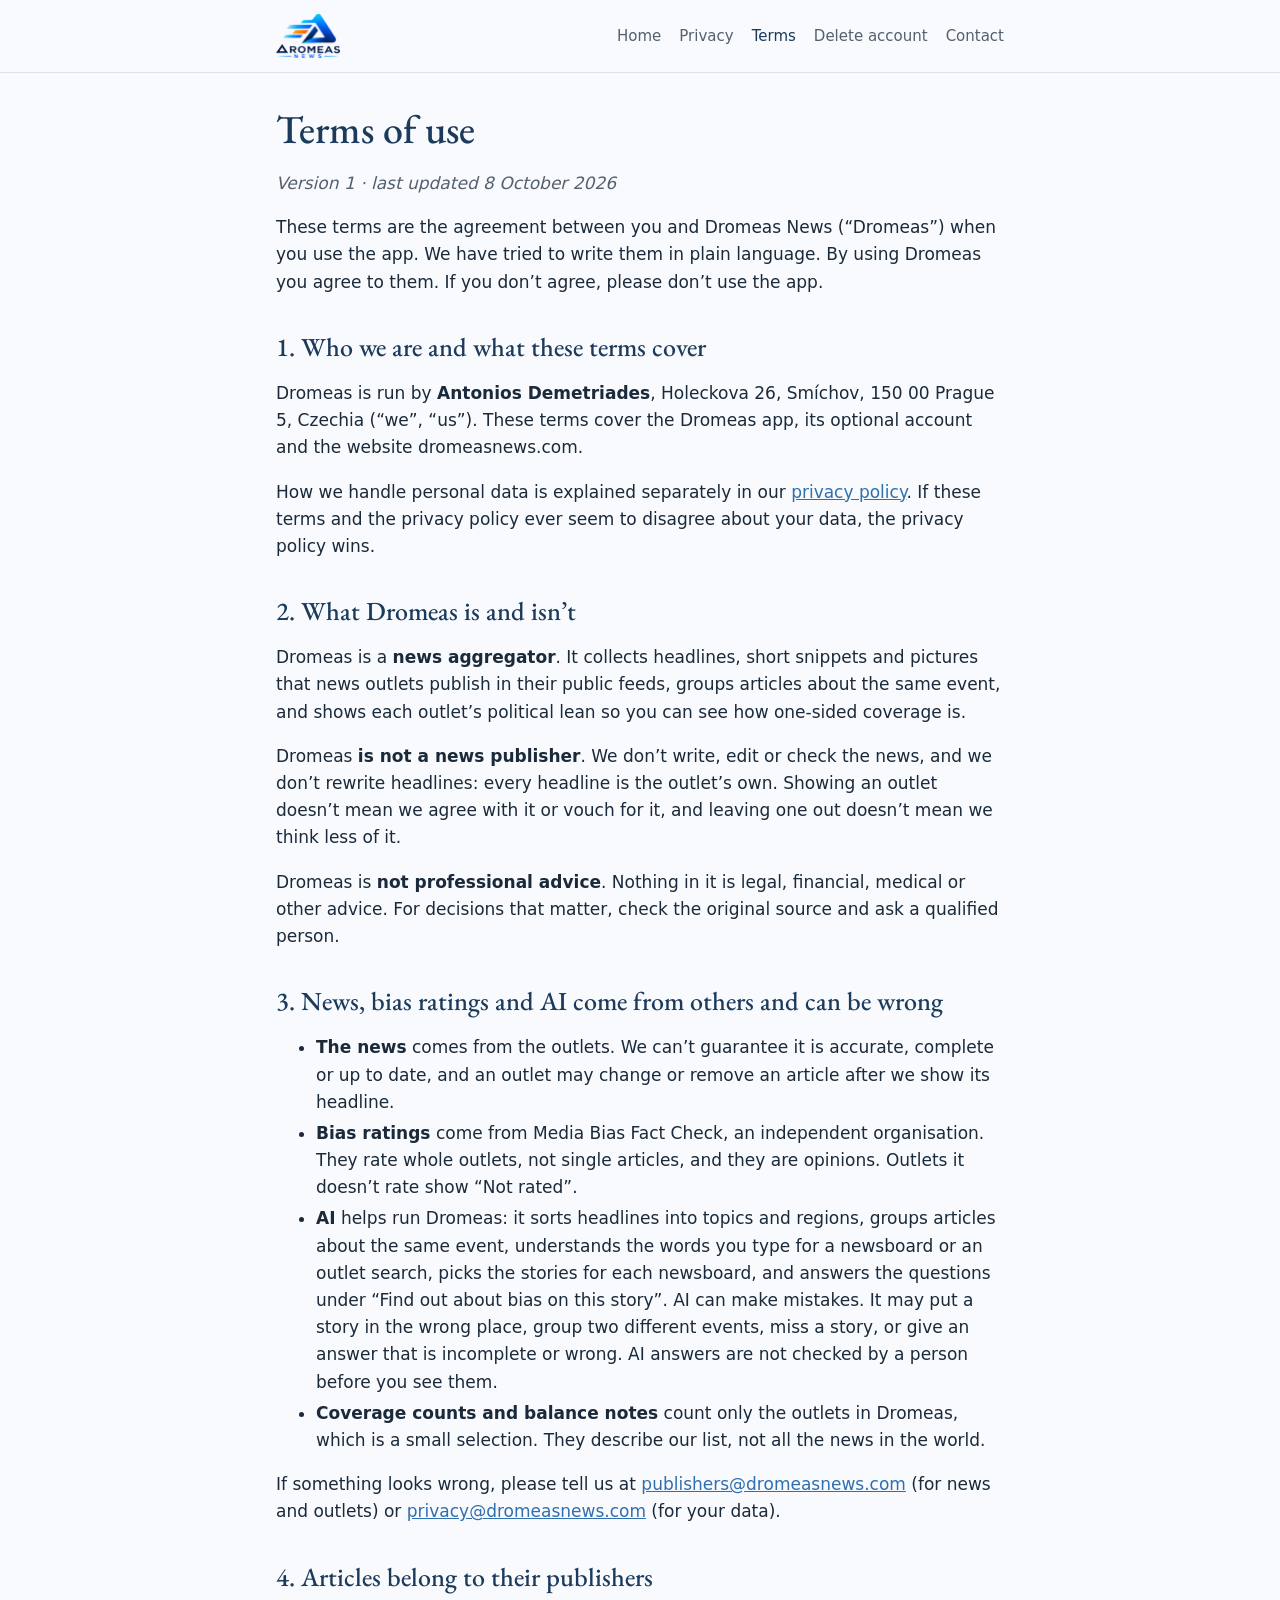
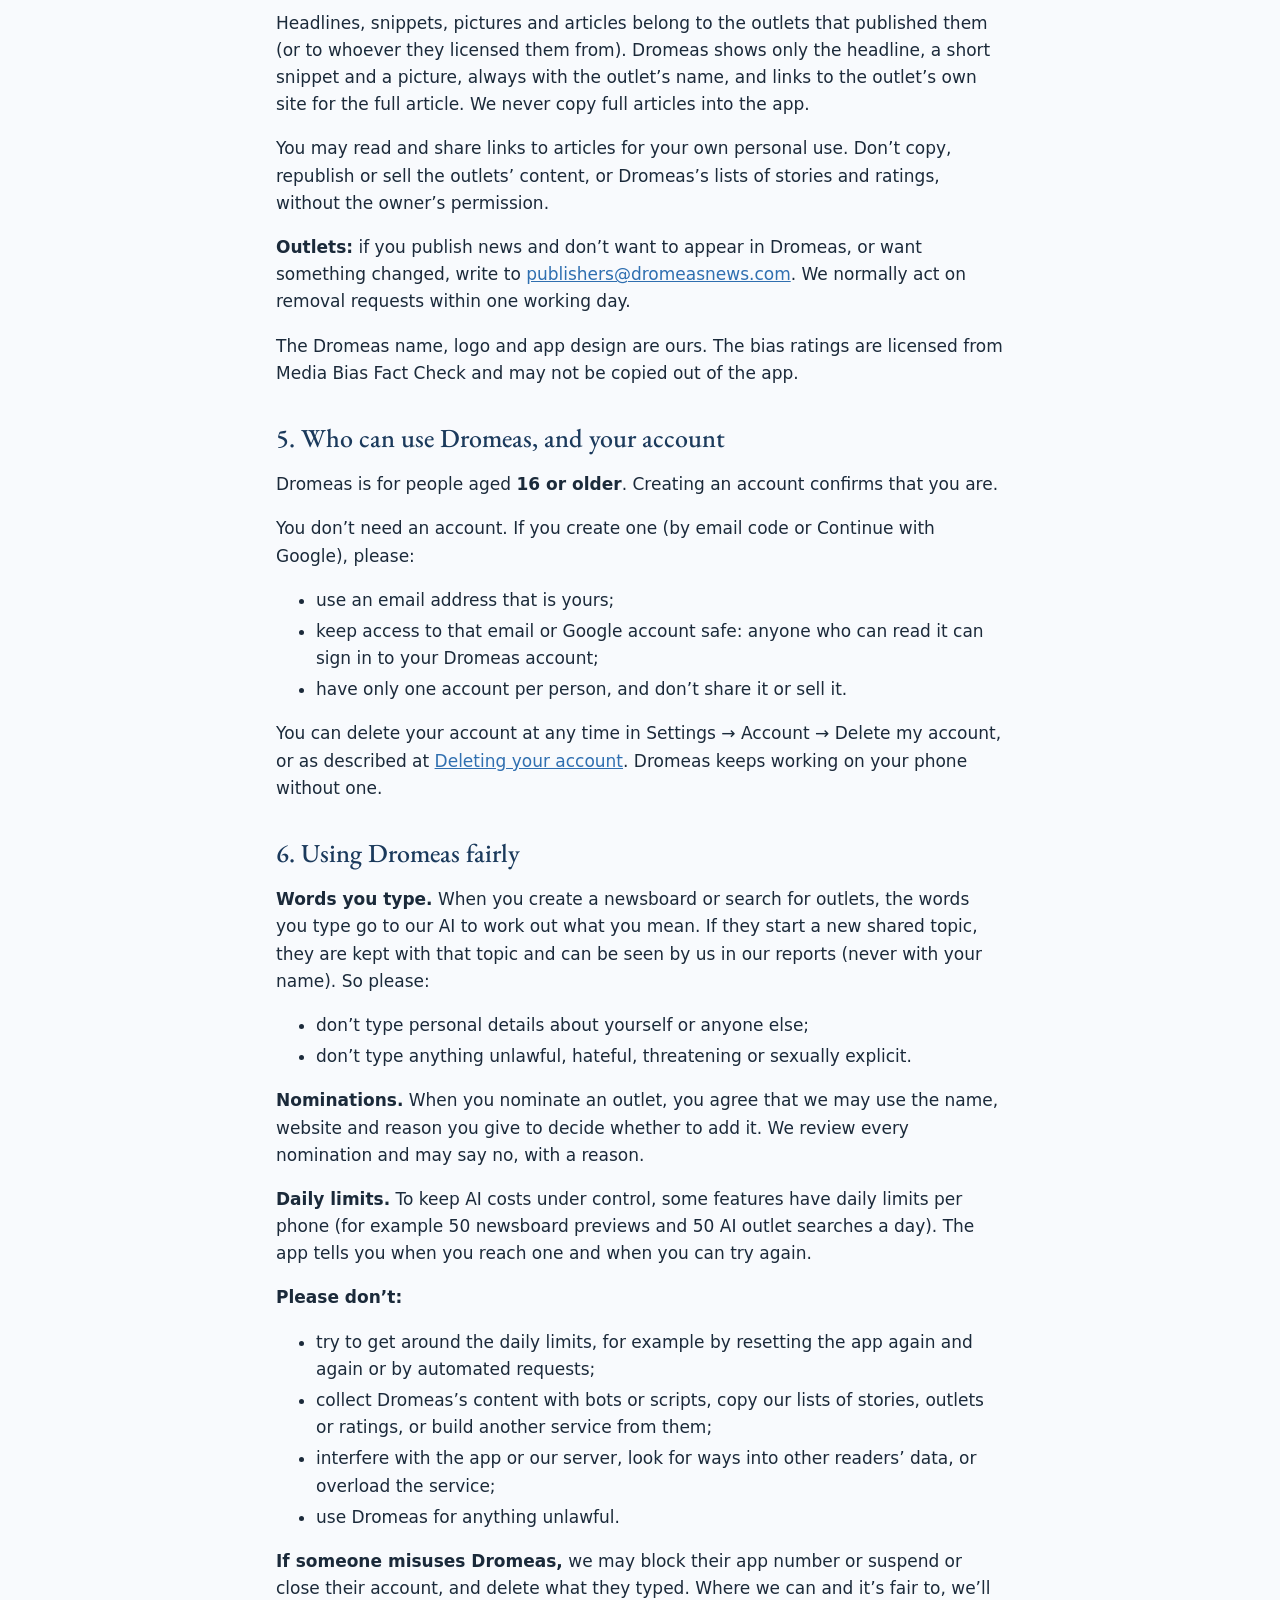
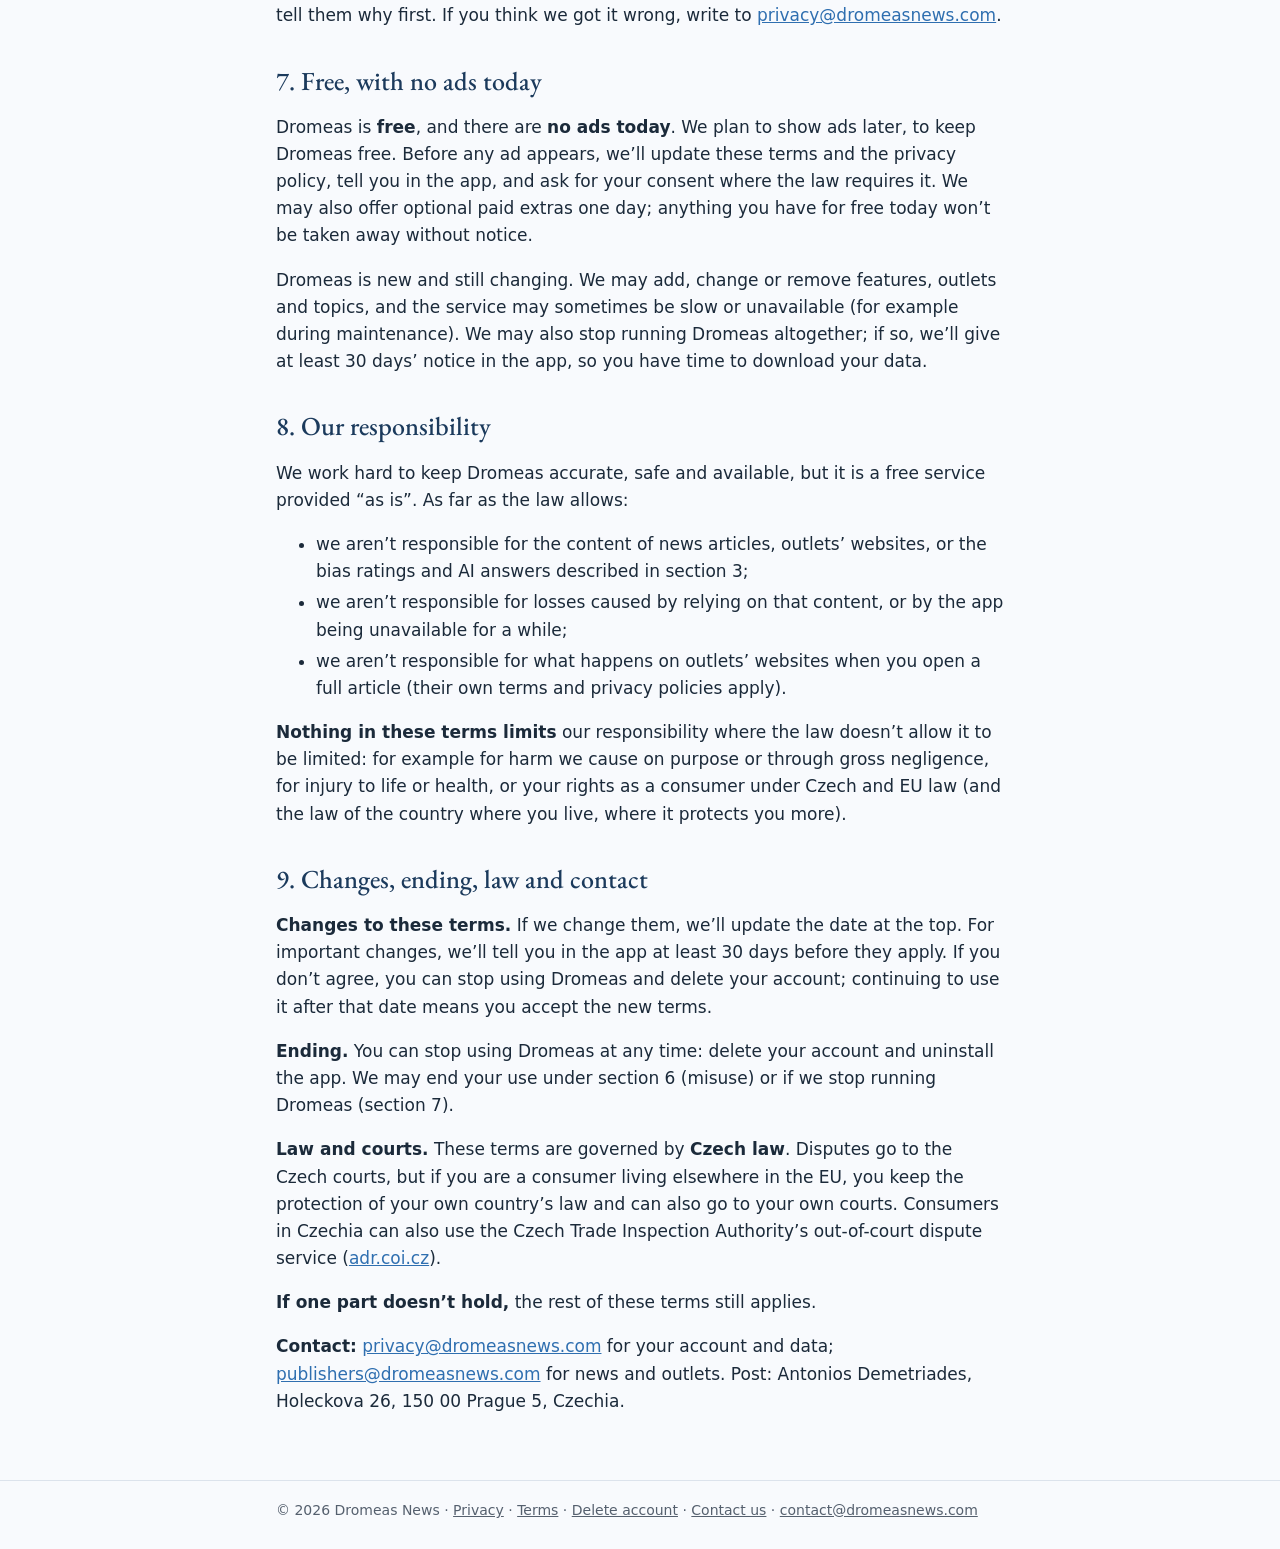
<file: terms/index.html>
<!doctype html>
<html lang="en">
<head>
<meta charset="utf-8">
<meta name="viewport" content="width=device-width, initial-scale=1">
<title>Terms of use · Dromeas News</title>
<meta name="description" content="The agreement between you and Dromeas News when you use the app.">
<link rel="icon" href="/assets/icon.png">
<link rel="stylesheet" href="/assets/site.css">
</head>
<body>
<header><div class="wrap"><a href="/"><img src="/assets/logo-light.png" class="logo-light" alt="Dromeas News"><img src="/assets/logo-dark.png" class="logo-dark" alt="Dromeas News"></a><nav><a href="/">Home</a><a href="/privacy/">Privacy</a><a href="/terms/" aria-current="page">Terms</a><a href="/delete-account/">Delete account</a><a href="/contact/">Contact</a></nav></div></header>
<main><div class="wrap"><h1 id="terms-of-use">Terms of use</h1>
<p><em>Version 1 · last updated 8 October 2026</em></p>
<p>These terms are the agreement between you and Dromeas News
(“Dromeas”) when you use the app. We have tried to write them in plain
language. By using Dromeas you agree to them. If you don’t agree, please
don’t use the app.</p>
<h2 id="who-we-are-and-what-these-terms-cover">1. Who we are and what
these terms cover</h2>
<p>Dromeas is run by <strong>Antonios Demetriades</strong>, Holeckova
26, Smíchov, 150 00 Prague 5, Czechia (“we”, “us”). These terms cover
the Dromeas app, its optional account and the website
dromeasnews.com.</p>
<p>How we handle personal data is explained separately in our <a
href="/privacy/">privacy policy</a>. If these terms and the privacy
policy ever seem to disagree about your data, the privacy policy
wins.</p>
<h2 id="what-dromeas-is-and-isnt">2. What Dromeas is and isn’t</h2>
<p>Dromeas is a <strong>news aggregator</strong>. It collects headlines,
short snippets and pictures that news outlets publish in their public
feeds, groups articles about the same event, and shows each outlet’s
political lean so you can see how one-sided coverage is.</p>
<p>Dromeas <strong>is not a news publisher</strong>. We don’t write,
edit or check the news, and we don’t rewrite headlines: every headline
is the outlet’s own. Showing an outlet doesn’t mean we agree with it or
vouch for it, and leaving one out doesn’t mean we think less of it.</p>
<p>Dromeas is <strong>not professional advice</strong>. Nothing in it is
legal, financial, medical or other advice. For decisions that matter,
check the original source and ask a qualified person.</p>
<h2 id="news-bias-ratings-and-ai-come-from-others-and-can-be-wrong">3.
News, bias ratings and AI come from others and can be wrong</h2>
<ul>
<li><strong>The news</strong> comes from the outlets. We can’t guarantee
it is accurate, complete or up to date, and an outlet may change or
remove an article after we show its headline.</li>
<li><strong>Bias ratings</strong> come from Media Bias Fact Check, an
independent organisation. They rate whole outlets, not single articles,
and they are opinions. Outlets it doesn’t rate show “Not rated”.</li>
<li><strong>AI</strong> helps run Dromeas: it sorts headlines into
topics and regions, groups articles about the same event, understands
the words you type for a newsboard or an outlet search, picks the
stories for each newsboard, and answers the questions under “Find out
about bias on this story”. AI can make mistakes. It may put a story in
the wrong place, group two different events, miss a story, or give an
answer that is incomplete or wrong. AI answers are not checked by a
person before you see them.</li>
<li><strong>Coverage counts and balance notes</strong> count only the
outlets in Dromeas, which is a small selection. They describe our list,
not all the news in the world.</li>
</ul>
<p>If something looks wrong, please tell us at <a
href="mailto:publishers@dromeasnews.com">publishers@dromeasnews.com</a>
(for news and outlets) or <a
href="mailto:privacy@dromeasnews.com">privacy@dromeasnews.com</a> (for
your data).</p>
<h2 id="articles-belong-to-their-publishers">4. Articles belong to their
publishers</h2>
<p>Headlines, snippets, pictures and articles belong to the outlets that
published them (or to whoever they licensed them from). Dromeas shows
only the headline, a short snippet and a picture, always with the
outlet’s name, and links to the outlet’s own site for the full article.
We never copy full articles into the app.</p>
<p>You may read and share links to articles for your own personal use.
Don’t copy, republish or sell the outlets’ content, or Dromeas’s lists
of stories and ratings, without the owner’s permission.</p>
<p><strong>Outlets:</strong> if you publish news and don’t want to
appear in Dromeas, or want something changed, write to <a
href="mailto:publishers@dromeasnews.com">publishers@dromeasnews.com</a>.
We normally act on removal requests within one working day.</p>
<p>The Dromeas name, logo and app design are ours. The bias ratings are
licensed from Media Bias Fact Check and may not be copied out of the
app.</p>
<h2 id="who-can-use-dromeas-and-your-account">5. Who can use Dromeas,
and your account</h2>
<p>Dromeas is for people aged <strong>16 or older</strong>. Creating an
account confirms that you are.</p>
<p>You don’t need an account. If you create one (by email code or
Continue with Google), please:</p>
<ul>
<li>use an email address that is yours;</li>
<li>keep access to that email or Google account safe: anyone who can
read it can sign in to your Dromeas account;</li>
<li>have only one account per person, and don’t share it or sell
it.</li>
</ul>
<p>You can delete your account at any time in Settings → Account →
Delete my account, or as described at <a
href="/delete-account/">Deleting your account</a>. Dromeas keeps working
on your phone without one.</p>
<h2 id="using-dromeas-fairly">6. Using Dromeas fairly</h2>
<p><strong>Words you type.</strong> When you create a newsboard or
search for outlets, the words you type go to our AI to work out what you
mean. If they start a new shared topic, they are kept with that topic
and can be seen by us in our reports (never with your name). So
please:</p>
<ul>
<li>don’t type personal details about yourself or anyone else;</li>
<li>don’t type anything unlawful, hateful, threatening or sexually
explicit.</li>
</ul>
<p><strong>Nominations.</strong> When you nominate an outlet, you agree
that we may use the name, website and reason you give to decide whether
to add it. We review every nomination and may say no, with a reason.</p>
<p><strong>Daily limits.</strong> To keep AI costs under control, some
features have daily limits per phone (for example 50 newsboard previews
and 50 AI outlet searches a day). The app tells you when you reach one
and when you can try again.</p>
<p><strong>Please don’t:</strong></p>
<ul>
<li>try to get around the daily limits, for example by resetting the app
again and again or by automated requests;</li>
<li>collect Dromeas’s content with bots or scripts, copy our lists of
stories, outlets or ratings, or build another service from them;</li>
<li>interfere with the app or our server, look for ways into other
readers’ data, or overload the service;</li>
<li>use Dromeas for anything unlawful.</li>
</ul>
<p><strong>If someone misuses Dromeas,</strong> we may block their app
number or suspend or close their account, and delete what they typed.
Where we can and it’s fair to, we’ll tell them why first. If you think
we got it wrong, write to <a
href="mailto:privacy@dromeasnews.com">privacy@dromeasnews.com</a>.</p>
<h2 id="free-with-no-ads-today">7. Free, with no ads today</h2>
<p>Dromeas is <strong>free</strong>, and there are <strong>no ads
today</strong>. We plan to show ads later, to keep Dromeas free. Before
any ad appears, we’ll update these terms and the privacy policy, tell
you in the app, and ask for your consent where the law requires it. We
may also offer optional paid extras one day; anything you have for free
today won’t be taken away without notice.</p>
<p>Dromeas is new and still changing. We may add, change or remove
features, outlets and topics, and the service may sometimes be slow or
unavailable (for example during maintenance). We may also stop running
Dromeas altogether; if so, we’ll give at least 30 days’ notice in the
app, so you have time to download your data.</p>
<h2 id="our-responsibility">8. Our responsibility</h2>
<p>We work hard to keep Dromeas accurate, safe and available, but it is
a free service provided “as is”. As far as the law allows:</p>
<ul>
<li>we aren’t responsible for the content of news articles, outlets’
websites, or the bias ratings and AI answers described in section
3;</li>
<li>we aren’t responsible for losses caused by relying on that content,
or by the app being unavailable for a while;</li>
<li>we aren’t responsible for what happens on outlets’ websites when you
open a full article (their own terms and privacy policies apply).</li>
</ul>
<p><strong>Nothing in these terms limits</strong> our responsibility
where the law doesn’t allow it to be limited: for example for harm we
cause on purpose or through gross negligence, for injury to life or
health, or your rights as a consumer under Czech and EU law (and the law
of the country where you live, where it protects you more).</p>
<h2 id="changes-ending-law-and-contact">9. Changes, ending, law and
contact</h2>
<p><strong>Changes to these terms.</strong> If we change them, we’ll
update the date at the top. For important changes, we’ll tell you in the
app at least 30 days before they apply. If you don’t agree, you can stop
using Dromeas and delete your account; continuing to use it after that
date means you accept the new terms.</p>
<p><strong>Ending.</strong> You can stop using Dromeas at any time:
delete your account and uninstall the app. We may end your use under
section 6 (misuse) or if we stop running Dromeas (section 7).</p>
<p><strong>Law and courts.</strong> These terms are governed by
<strong>Czech law</strong>. Disputes go to the Czech courts, but if you
are a consumer living elsewhere in the EU, you keep the protection of
your own country’s law and can also go to your own courts. Consumers in
Czechia can also use the Czech Trade Inspection Authority’s out-of-court
dispute service (<a href="https://adr.coi.cz">adr.coi.cz</a>).</p>
<p><strong>If one part doesn’t hold,</strong> the rest of these terms
still applies.</p>
<p><strong>Contact:</strong> <a
href="mailto:privacy@dromeasnews.com">privacy@dromeasnews.com</a> for
your account and data; <a
href="mailto:publishers@dromeasnews.com">publishers@dromeasnews.com</a>
for news and outlets. Post: Antonios Demetriades, Holeckova 26, 150 00
Prague 5, Czechia.</p>
</div></main>
<footer><div class="wrap">© 2026 Dromeas News · <a href="/privacy/">Privacy</a> · <a href="/terms/">Terms</a> · <a href="/delete-account/">Delete account</a> · <a href="/contact/">Contact us</a> · <a href="mailto:contact@dromeasnews.com">contact@dromeasnews.com</a></div></footer>
</body>
</html>
</file>
<file: assets/site.css>
@font-face { font-family: "EB Garamond"; src: url("/assets/fonts/EBGaramond-Medium.ttf") format("truetype"); font-weight: 500; font-display: swap; }
:root { --bg: #F8FAFD; --surface: #FFFFFF; --ink: #1B2A3A; --soft: #55606E; --line: #DCE3EC; --brand: #1B3A5C; --accent: #2F6FB0; --tint: #E8F4FD; }
@media (prefers-color-scheme: dark) { :root { --bg: #0A101E; --surface: #111A2B; --ink: #E7ECF3; --soft: #A7B2C1; --line: #24324A; --brand: #D3E6F7; --accent: #8DB8E0; --tint: #14283A; } }
* { box-sizing: border-box; }
html { -webkit-text-size-adjust: 100%; }
body { margin: 0; background: var(--bg); color: var(--ink); font: 17px/1.6 system-ui, -apple-system, "Segoe UI", Roboto, sans-serif; }
.wrap { max-width: 760px; margin: 0 auto; padding: 0 16px; }
header { border-bottom: 1px solid var(--line); }
header .wrap { display: flex; align-items: center; justify-content: space-between; gap: 12px; padding-top: 14px; padding-bottom: 14px; flex-wrap: wrap; }
header img { height: 44px; width: auto; display: block; }
nav a { color: var(--soft); text-decoration: none; font-size: 15px; white-space: nowrap; display: inline-block; }
nav { display: flex; flex-wrap: wrap; column-gap: 18px; row-gap: 4px; }
nav a:hover, nav a[aria-current] { color: var(--brand); }
.logo-dark { display: none; }
@media (prefers-color-scheme: dark) { .logo-light { display: none; } .logo-dark { display: block; } }
main { padding: 32px 0 48px; }
h1, h2 { font-family: "EB Garamond", Georgia, serif; font-weight: 500; color: var(--brand); line-height: 1.2; }
h1 { font-size: 40px; margin: 0 0 8px; }
h2 { font-size: 26px; margin: 36px 0 10px; }
a { color: var(--accent); }
.lede { font-family: "EB Garamond", Georgia, serif; font-size: 28px; line-height: 1.3; color: var(--brand); margin: 8px 0 24px; }
.hero { text-align: center; padding: 16px 0 8px; }
.hero img { width: min(340px, 80%); height: auto; }
.soon { display: inline-block; background: var(--tint); color: var(--brand); border: 1px solid var(--line); border-radius: 10px; padding: 8px 14px; font-weight: 600; }
.sig { font-family: "EB Garamond", Georgia, serif; font-style: italic; color: var(--soft); font-size: 20px; }
table { border-collapse: collapse; width: 100%; font-size: 15px; display: block; overflow-x: auto; }
th, td { border: 1px solid var(--line); padding: 8px 10px; text-align: left; vertical-align: top; }
th { background: var(--tint); color: var(--brand); }
li { margin: 4px 0; }
em { color: var(--soft); }
footer { border-top: 1px solid var(--line); color: var(--soft); font-size: 14px; padding: 18px 0 28px; }
footer a { color: var(--soft); }
</file>
